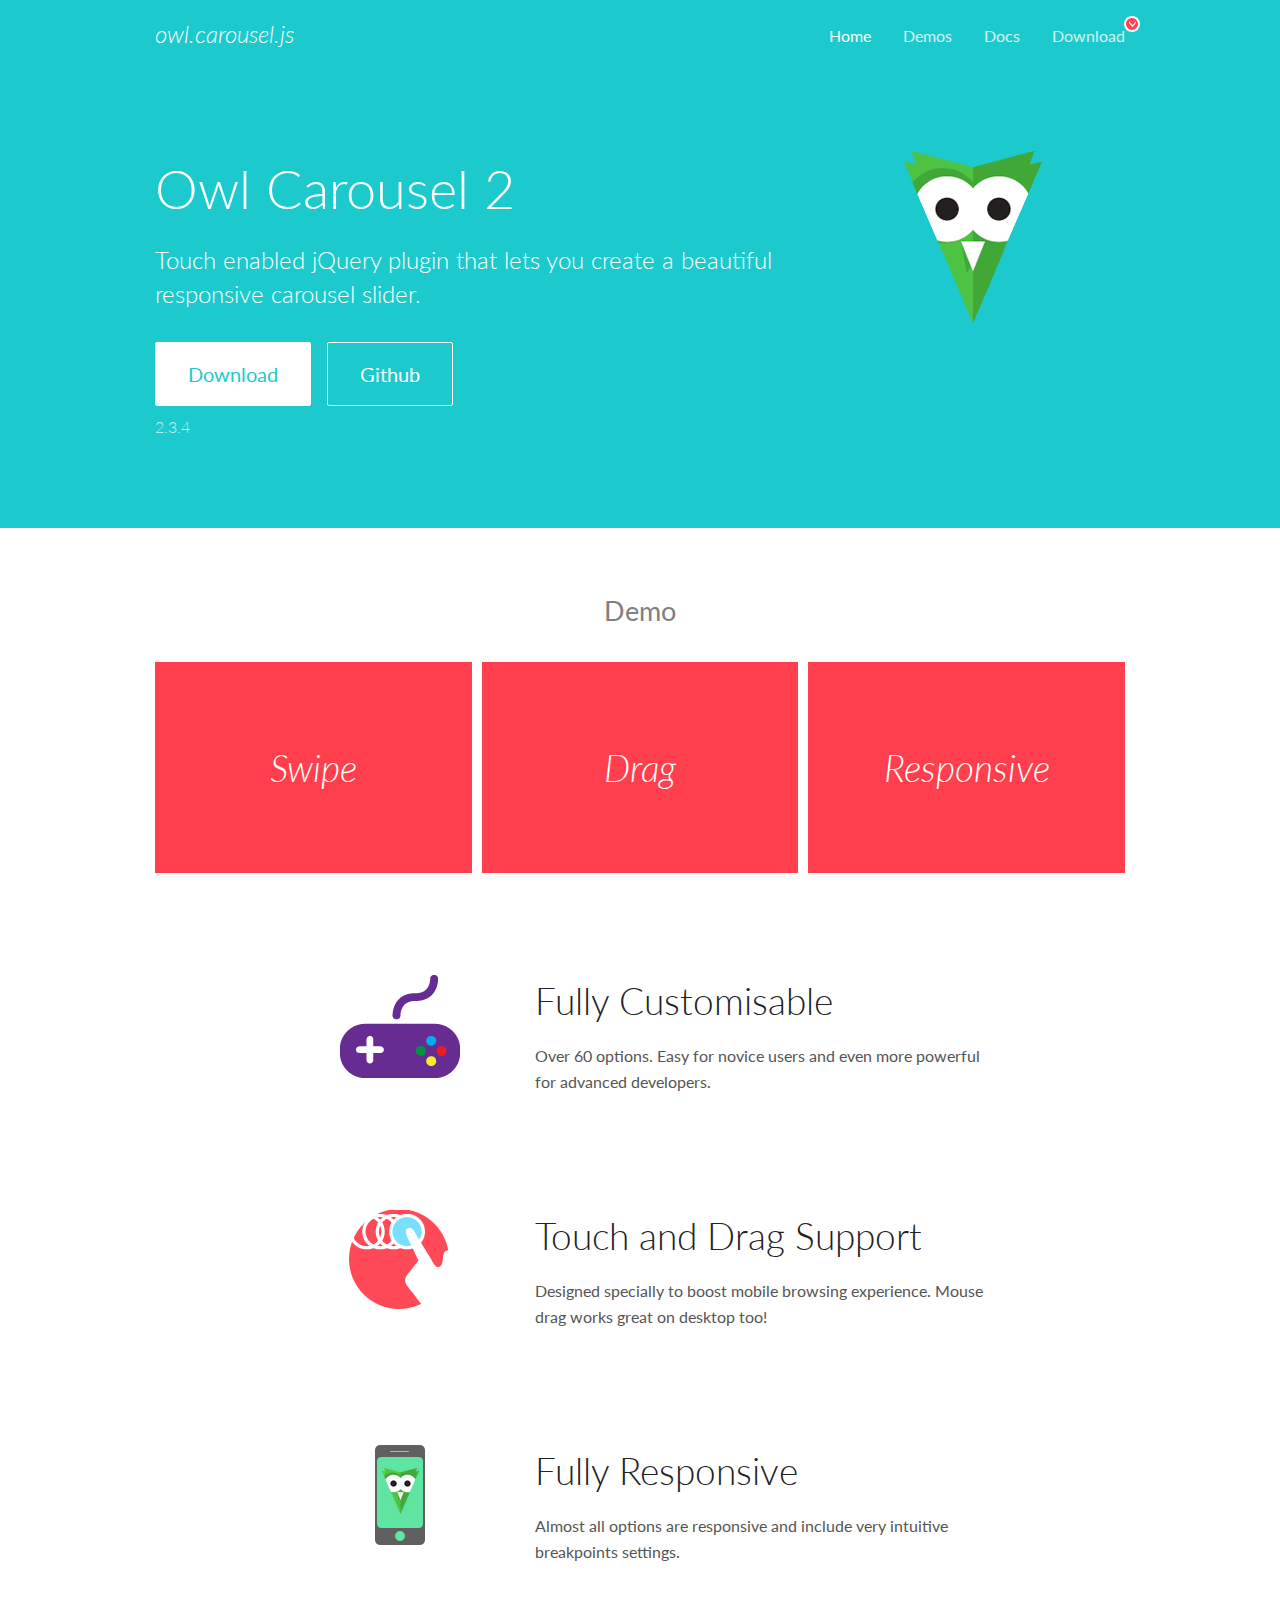
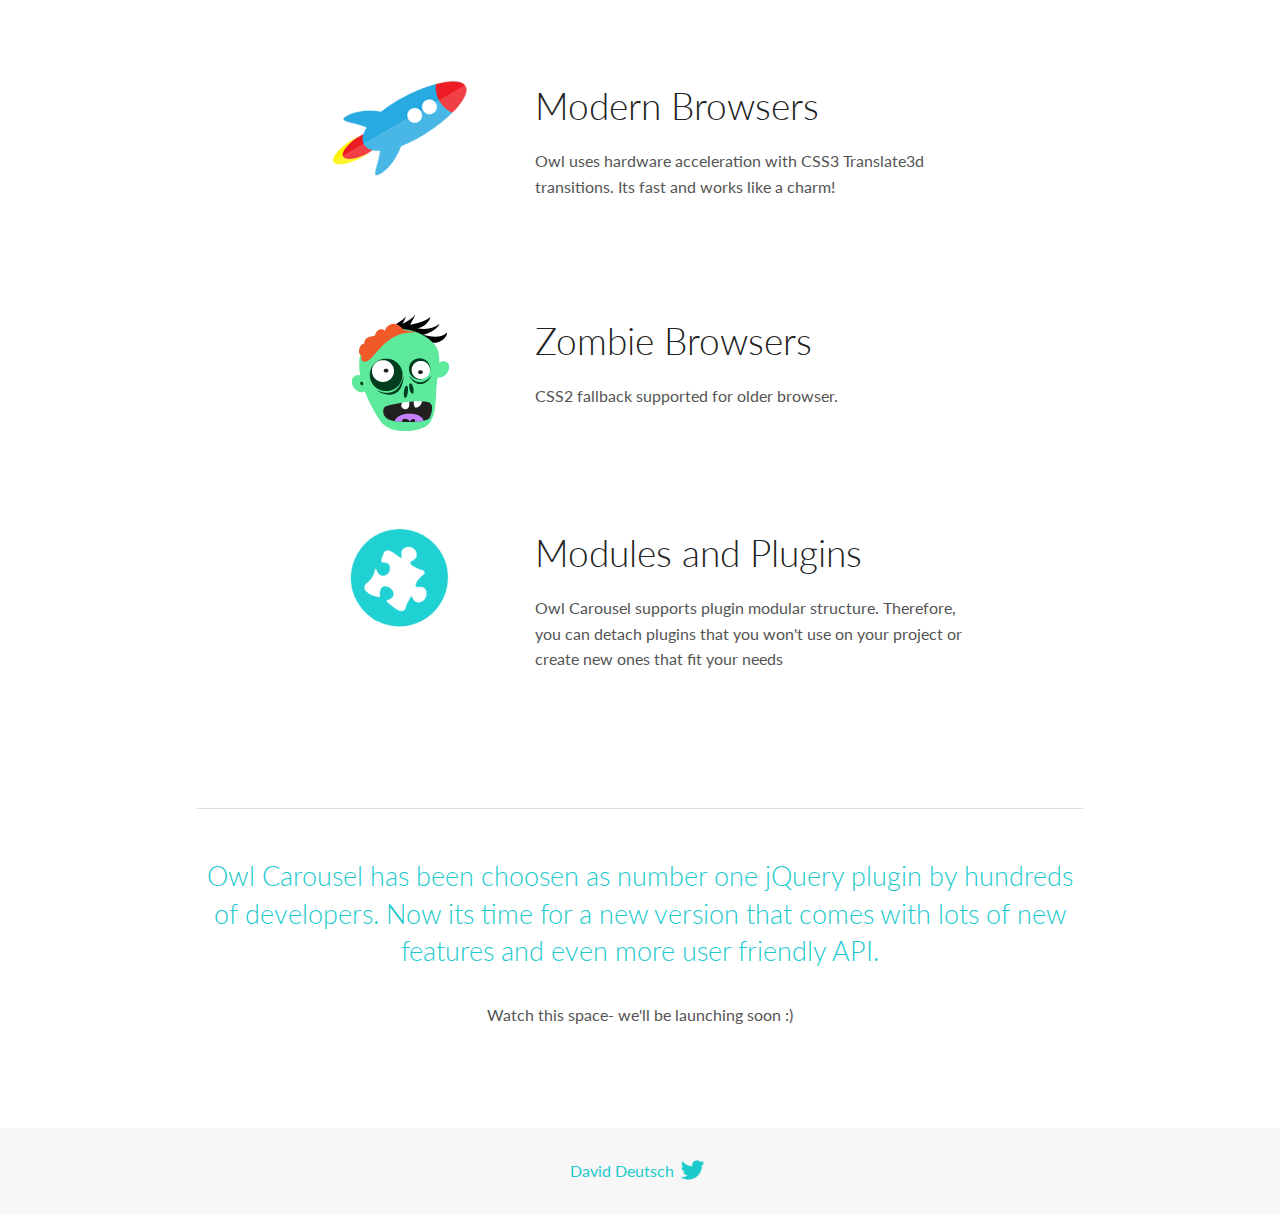
<file: OwlCarousel/docs/index.html>
<!DOCTYPE html>
<html lang="en">
  <head>

    <!-- head -->
    <meta charset="utf-8">
    <meta name="msapplication-tap-highlight" content="no" />
    <meta name="viewport" content="width=device-width, initial-scale=1.0" />
    <meta name="description" content="Touch enabled jQuery plugin that lets you create beautiful responsive carousel slider.">
    <meta name="author" content="David Deutsch">
    <title>
      Home | Owl Carousel | 2.3.4
    </title>

    <!-- Stylesheets -->
    <link href='https://fonts.googleapis.com/css?family=Lato:300,400,700,400italic,300italic' rel='stylesheet' type='text/css'>
    <link rel="stylesheet" href="assets/css/docs.theme.min.css">

    <!-- Owl Stylesheets -->
    <link rel="stylesheet" href="assets/owlcarousel/assets/owl.carousel.min.css">
    <link rel="stylesheet" href="assets/owlcarousel/assets/owl.theme.default.min.css">

    <!-- HTML5 shim and Respond.js IE8 support of HTML5 elements and media queries -->

    <!--[if lt IE 9]>
      <script src="https://oss.maxcdn.com/libs/html5shiv/3.7.0/html5shiv.js"></script>
      <script src="https://oss.maxcdn.com/libs/respond.js/1.3.0/respond.min.js"></script>
    <![endif]-->

    <!-- Favicons -->
    <link rel="apple-touch-icon-precomposed" sizes="144x144" href="assets/ico/apple-touch-icon-144-precomposed.png">
    <link rel="shortcut icon" href="assets/ico/favicon.png">
    <link rel="shortcut icon" href="favicon.ico">

    <!-- Yeah i know js should not be in header. Its required for demos.-->

    <!-- javascript -->
    <script src="assets/vendors/jquery.min.js"></script>
    <script src="assets/owlcarousel/owl.carousel.js"></script>
  </head>
  <body>

    <!-- header -->
    <header class="header">
      <div class="row">
        <div class="large-12 columns">
          <div class="brand left">
            <h3>
              <a href="/OwlCarousel2/">owl.carousel.js</a> 
            </h3>
          </div>
          <a id="toggle-nav" class="right">
            <span></span> <span></span> <span></span> 
          </a> 
          <div class="nav-bar">
            <ul class="clearfix">
              <li class="active">
                <a href="/OwlCarousel2/index.html">Home</a> 
              </li>
              <li> <a href="/OwlCarousel2/demos/demos.html">Demos</a>  </li>
              <li> <a href="/OwlCarousel2/docs/started-welcome.html">Docs</a>  </li>
              <li>
                <a href="https://github.com/OwlCarousel2/OwlCarousel2/archive/2.3.4.zip">Download</a> 
                <span class="download"></span> 
              </li>
            </ul>
          </div>
        </div>
      </div>
    </header>

    <!-- home panel -->
    <section id="hero">
      <div class="row">
        <div class="large-8 medium-8 columns">
          <h1>Owl Carousel 2</h1>
          <h4>Touch enabled jQuery plugin that lets you create a beautiful responsive carousel slider.</h4>
          <a href="https://github.com/OwlCarousel2/OwlCarousel2/archive/2.3.4.zip" class="hero-button">Download</a> 
          <a href="https://github.com/OwlCarousel2/OwlCarousel2" class="hero-button outline">Github</a> 
          <p>2.3.4</p>
        </div>
        <div class="large-4 medium-4 columns">
          <img class="owl-logo" src="assets/img/owl-logo.png" alt="mr. Owl">
        </div>
      </div>
    </section>

    <!-- body -->
    <div class="home-demo">
      <div class="row">
        <div class="large-12 columns">
          <h3>Demo</h3>
          <div class="owl-carousel">
            <div class="item">
              <h2>Swipe</h2>
            </div>
            <div class="item">
              <h2>Drag</h2>
            </div>
            <div class="item">
              <h2>Responsive</h2>
            </div>
            <div class="item">
              <h2>CSS3</h2>
            </div>
            <div class="item">
              <h2>Fast</h2>
            </div>
            <div class="item">
              <h2>Easy</h2>
            </div>
            <div class="item">
              <h2>Free</h2>
            </div>
            <div class="item">
              <h2>Upgradable</h2>
            </div>
            <div class="item">
              <h2>Tons of options</h2>
            </div>
            <div class="item">
              <h2>Infinity</h2>
            </div>
            <div class="item">
              <h2>Auto Width</h2>
            </div>
          </div>
        </div>
      </div>
    </div>
    <script>
      var owl = $('.owl-carousel');
      owl.owlCarousel({
        margin: 10,
        loop: true,
        responsive: {
          0: {
            items: 1
          },
          600: {
            items: 2
          },
          1000: {
            items: 3
          }
        }
      })
    </script>

    <!-- features -->
    <div id="features">
      <div class="row">
        <div class="small-12 medium-9 small-centered columns">
          <section class="row feature">
            <div class="medium-4 small-12 columns">
              <img src="assets/img/feature-options.png" alt="">
            </div>
            <div class="medium-8 small-12 columns">
              <h2>Fully Customisable</h2>
              <p>Over 60 options. Easy for novice users and even more powerful for advanced developers.</p>
            </div>
          </section>
          <section class="row feature">
            <div class="medium-4 small-12 columns">
              <img src="assets/img/feature-drag.png" alt="">
            </div>
            <div class="medium-8 small-12 columns">
              <h2>Touch and Drag Support</h2>
              <p>Designed specially to boost mobile browsing experience. Mouse drag works great on desktop too!</p>
            </div>
          </section>
          <section class="row feature">
            <div class="medium-4 small-12 columns">
              <img src="assets/img/feature-responsive.png" alt="">
            </div>
            <div class="medium-8 small-12 columns">
              <h2>Fully Responsive</h2>
              <p>Almost all options are responsive and include very intuitive breakpoints settings.</p>
            </div>
          </section>
          <section class="row feature">
            <div class="medium-4 small-12 columns">
              <img src="assets/img/feature-modern.png" alt="">
            </div>
            <div class="medium-8 small-12 columns">
              <h2>Modern Browsers</h2>
              <p>Owl uses hardware acceleration with CSS3 Translate3d transitions. Its fast and works like a charm! </p>
            </div>
          </section>
          <section class="row feature">
            <div class="medium-4 small-12 columns">
              <img src="assets/img/feature-zombie.png" alt="">
            </div>
            <div class="medium-8 small-12 columns">
              <h2>Zombie Browsers</h2>
              <p>CSS2 fallback supported for older browser.</p>
            </div>
          </section>
          <section class="row feature">
            <div class="medium-4 small-12 columns">
              <img src="assets/img/feature-module.png" alt="">
            </div>
            <div class="medium-8 small-12 columns">
              <h2>Modules and Plugins</h2>
              <p>Owl Carousel supports plugin modular structure. Therefore, you can detach plugins that you won&#x27;t use on your project or create new ones that fit your needs</p>
            </div>
          </section>
        </div>
      </div>
    </div>

    <!-- footer -->
    <section id="teaser-text">
      <div class="row">
        <div class="small-12 medium-11 small-centered columns">
          <hr>
          <h3 id="owl-carousel-has-been-choosen-as-number-one-jquery-plugin-by-hundreds-of-developers-now-its-time-for-a-new-version-that-comes-with-lots-of-new-features-and-even-more-user-friendly-api-">Owl Carousel has been choosen as number one jQuery plugin by hundreds of developers. Now its time for a new version that comes with lots of new features and even more user friendly API.</h3>
          <p>Watch this space- we&#39;ll be launching soon :)</p>
        </div>
      </div>
    </section>

    <!-- footer -->
    <footer class="footer">
      <div class="row">
        <div class="large-12 columns">
          <h5>
            <a href="/OwlCarousel2/docs/support-contact.html">David Deutsch</a> 
            <a id="custom-tweet-button" href="https://twitter.com/share?url=https://github.com/OwlCarousel2/OwlCarousel2&text=Owl Carousel - This is so awesome! " target="_blank"></a> 
          </h5>
        </div>
      </div>
    </footer>

    <!-- vendors -->
    <script src="assets/vendors/highlight.js"></script>
    <script src="assets/js/app.js"></script>
  </body>
</html>
</file>
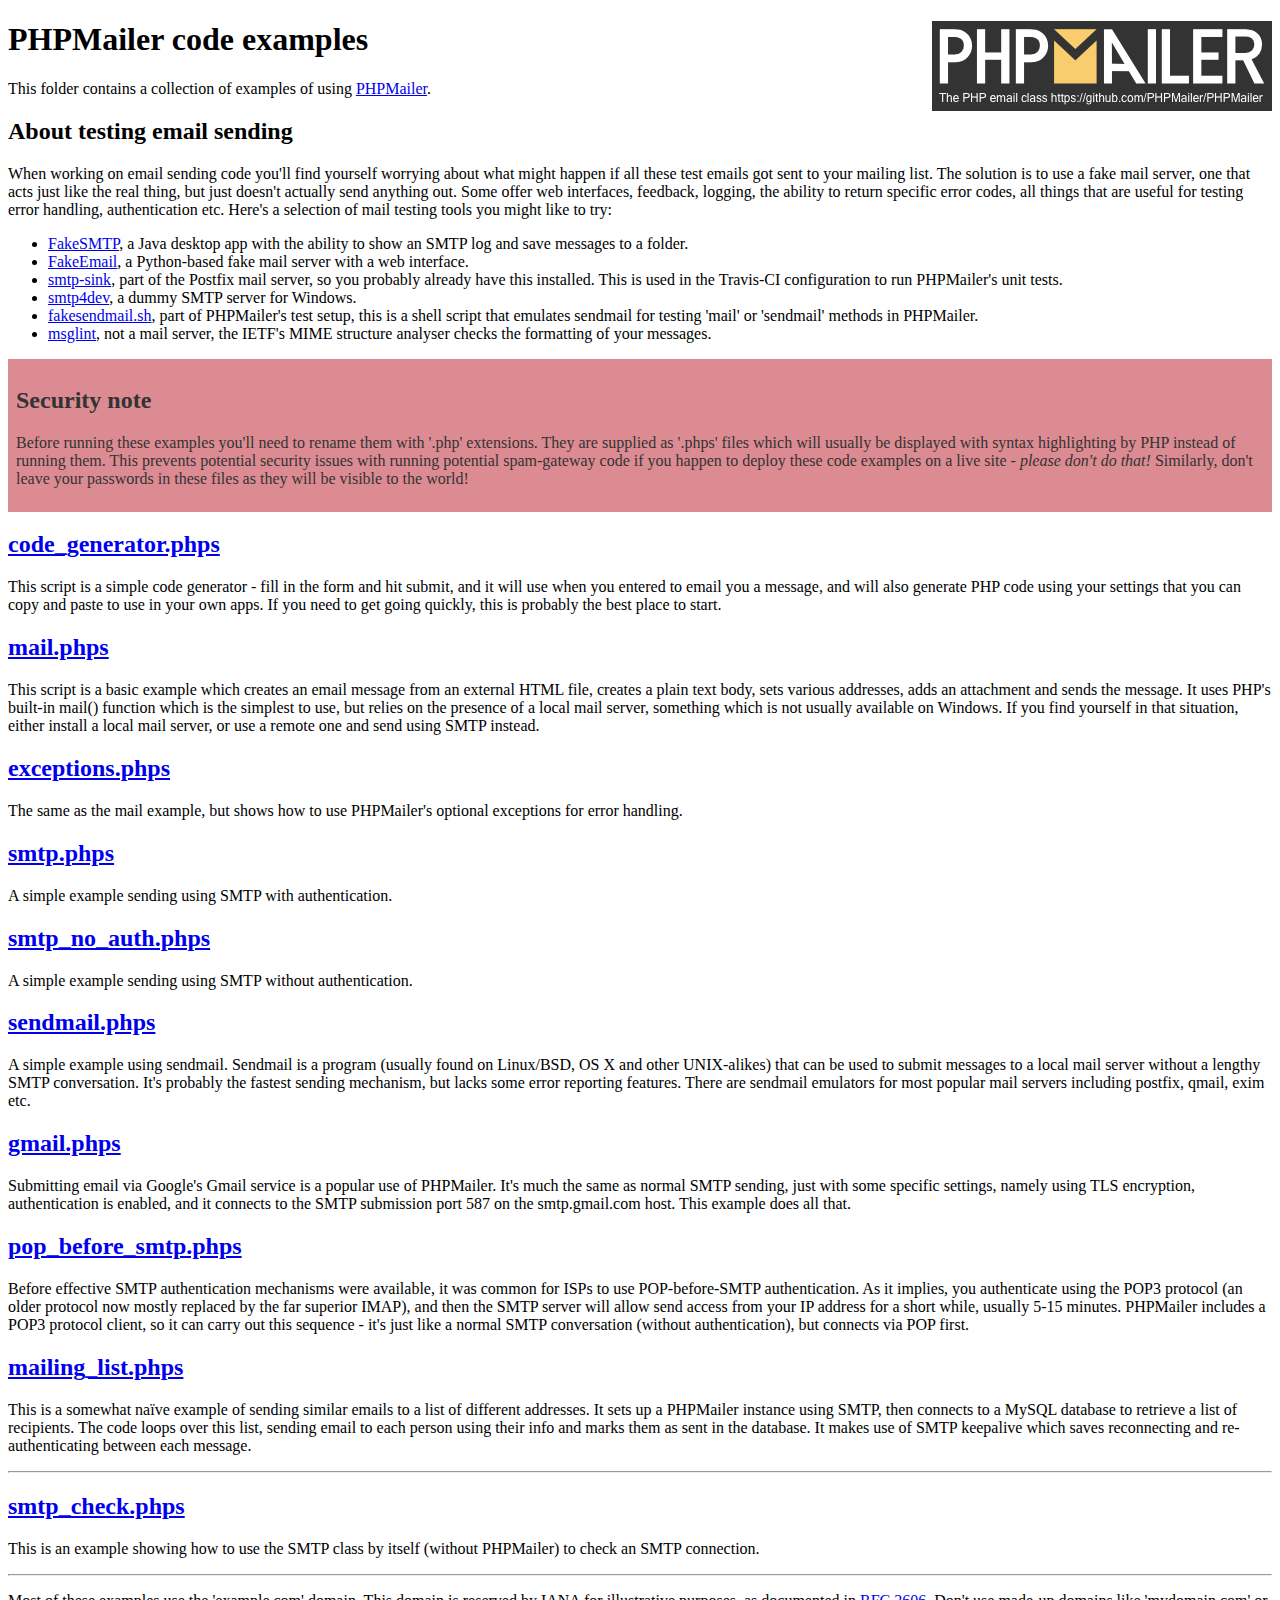
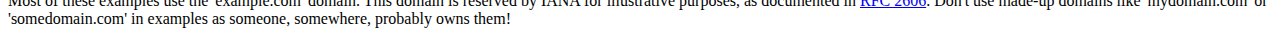
<file: phpmailer/examples/index.html>
<!DOCTYPE html>
<html>
<head>
	<meta charset="UTF-8">
	<title>PHPMailer Examples</title>
</head>
<body>
<h1>PHPMailer code examples<a href="https://github.com/PHPMailer/PHPMailer"><img src="images/phpmailer.png" style="float:right; border:0;" alt="PHPMailer logo"></a></h1>
<p>This folder contains a collection of examples of using <a href="https://github.com/PHPMailer/PHPMailer">PHPMailer</a>.</p>
<h2>About testing email sending</h2>
<p>When working on email sending code you'll find yourself worrying about what might happen if all these test emails got sent to your mailing list. The solution is to use a fake mail server, one that acts just like the real thing, but just doesn't actually send anything out. Some offer web interfaces, feedback, logging, the ability to return specific error codes, all things that are useful for testing error handling, authentication etc. Here's a selection of mail testing tools you might like to try:</p>
<ul>
  <li><a href="https://github.com/Nilhcem/FakeSMTP">FakeSMTP</a>, a Java desktop app with the ability to show an SMTP log and save messages to a folder. </li>
  <li><a href="https://github.com/isotoma/FakeEmail">FakeEmail</a>, a Python-based fake mail server with a web interface.</li>
  <li><a href="http://www.postfix.org/smtp-sink.1.html">smtp-sink</a>, part of the Postfix mail server, so you probably already have this installed. This is used in the Travis-CI configuration to run PHPMailer's unit tests.</li>
  <li><a href="http://smtp4dev.codeplex.com">smtp4dev</a>, a dummy SMTP server for Windows.</li>
  <li><a href="https://github.com/PHPMailer/PHPMailer/blob/master/test/fakesendmail.sh">fakesendmail.sh</a>, part of PHPMailer's test setup, this is a shell script that emulates sendmail for testing 'mail' or 'sendmail' methods in PHPMailer.</li>
  <li><a href="http://tools.ietf.org/tools/msglint/">msglint</a>, not a mail server, the IETF's MIME structure analyser checks the formatting of your messages.</li>
</ul>
<div style="padding: 8px; color: #333333; background-color: #dc8b92">
<h2>Security note</h2>
<p>Before running these examples you'll need to rename them with '.php' extensions. They are supplied as '.phps' files which will usually be displayed with syntax highlighting by PHP instead of running them. This prevents potential security issues with running potential spam-gateway code if you happen to deploy these code examples on a live site - <em>please don't do that!</em> Similarly, don't leave your passwords in these files as they will be visible to the world!</p>
</div>
<h2><a href="code_generator.phps">code_generator.phps</a></h2>
<p>This script is a simple code generator - fill in the form and hit submit, and it will use when you entered to email you a message, and will also generate PHP code using your settings that you can copy and paste to use in your own apps. If you need to get going quickly, this is probably the best place to start.</p>
<h2><a href="mail.phps">mail.phps</a></h2>
<p>This script is a basic example which creates an email message from an external HTML file, creates a plain text body, sets various addresses, adds an attachment and sends the message. It uses PHP's built-in mail() function which is the simplest to use, but relies on the presence of a local mail server, something which is not usually available on Windows. If you find yourself in that situation, either install a local mail server, or use a remote one and send using SMTP instead.</p>
<h2><a href="exceptions.phps">exceptions.phps</a></h2>
<p>The same as the mail example, but shows how to use PHPMailer's optional exceptions for error handling.</p>
<h2><a href="smtp.phps">smtp.phps</a></h2>
<p>A simple example sending using SMTP with authentication.</p>
<h2><a href="smtp_no_auth.phps">smtp_no_auth.phps</a></h2>
<p>A simple example sending using SMTP without authentication.</p>
<h2><a href="sendmail.phps">sendmail.phps</a></h2>
<p>A simple example using sendmail. Sendmail is a program (usually found on Linux/BSD, OS X and other UNIX-alikes) that can be used to submit messages to a local mail server without a lengthy SMTP conversation. It's probably the fastest sending mechanism, but lacks some error reporting features. There are sendmail emulators for most popular mail servers including postfix, qmail, exim etc.</p>
<h2><a href="gmail.phps">gmail.phps</a></h2>
<p>Submitting email via Google's Gmail service is a popular use of PHPMailer. It's much the same as normal SMTP sending, just with some specific settings, namely using TLS encryption, authentication is enabled, and it connects to the SMTP submission port 587 on the smtp.gmail.com host. This example does all that.</p>
<h2><a href="pop_before_smtp.phps">pop_before_smtp.phps</a></h2>
<p>Before effective SMTP authentication mechanisms were available, it was common for ISPs to use POP-before-SMTP authentication. As it implies, you authenticate using the POP3 protocol (an older protocol now mostly replaced by the far superior IMAP), and then the SMTP server will allow send access from your IP address for a short while, usually 5-15 minutes. PHPMailer includes a POP3 protocol client, so it can carry out this sequence - it's just like a normal SMTP conversation (without authentication), but connects via POP first.</p>
<h2><a href="mailing_list.phps">mailing_list.phps</a></h2>
<p>This is a somewhat naïve example of sending similar emails to a list of different addresses. It sets up a PHPMailer instance using SMTP, then connects to a MySQL database to retrieve a list of recipients. The code loops over this list, sending email to each person using their info and marks them as sent in the database. It makes use of SMTP keepalive which saves reconnecting and re-authenticating between each message.</p>
<hr>
<h2><a href="smtp_check.phps">smtp_check.phps</a></h2>
<p>This is an example showing how to use the SMTP class by itself (without PHPMailer) to check an SMTP connection.</p>
<hr>
<p>Most of these examples use the 'example.com' domain. This domain is reserved by IANA for illustrative purposes, as documented in <a href="http://tools.ietf.org/html/rfc2606">RFC 2606</a>. Don't use made-up domains like 'mydomain.com' or 'somedomain.com' in examples as someone, somewhere, probably owns them!</p>
</body>
</html>
</file>
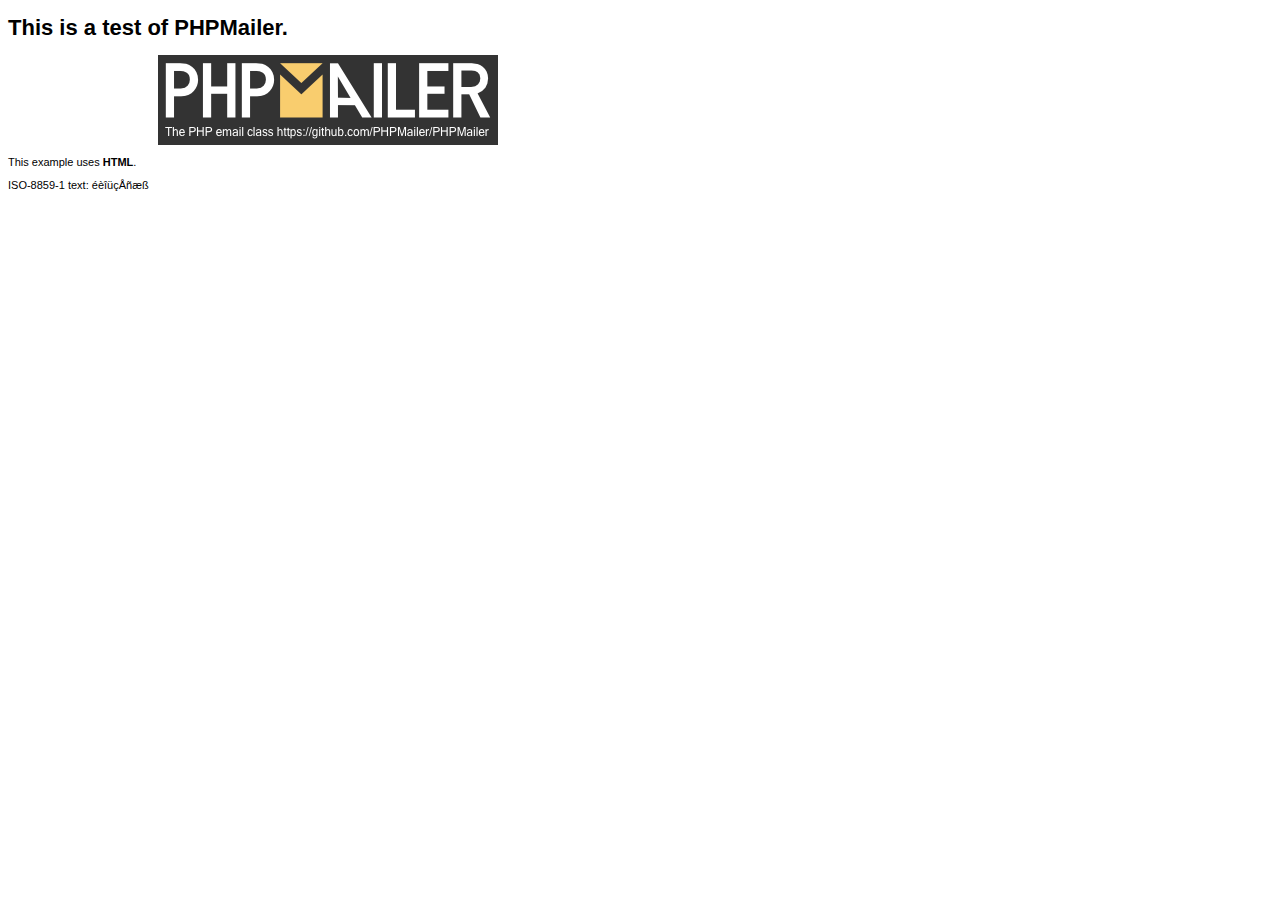
<file: phpmailer/examples/contents.html>
<!DOCTYPE HTML PUBLIC "-//W3C//DTD HTML 4.01 Transitional//EN" "http://www.w3.org/TR/html4/loose.dtd">
<html>
<head>
  <meta http-equiv="Content-Type" content="text/html; charset=iso-8859-1">
  <title>PHPMailer Test</title>
</head>
<body>
<div style="width: 640px; font-family: Arial, Helvetica, sans-serif; font-size: 11px;">
  <h1>This is a test of PHPMailer.</h1>
  <div align="center">
    <a href="https://github.com/PHPMailer/PHPMailer/"><img src="images/phpmailer.png" height="90" width="340" alt="PHPMailer rocks"></a>
  </div>
  <p>This example uses <strong>HTML</strong>.</p>
  <p>ISO-8859-1 text: ���������</p>
</div>
</body>
</html>
</file>
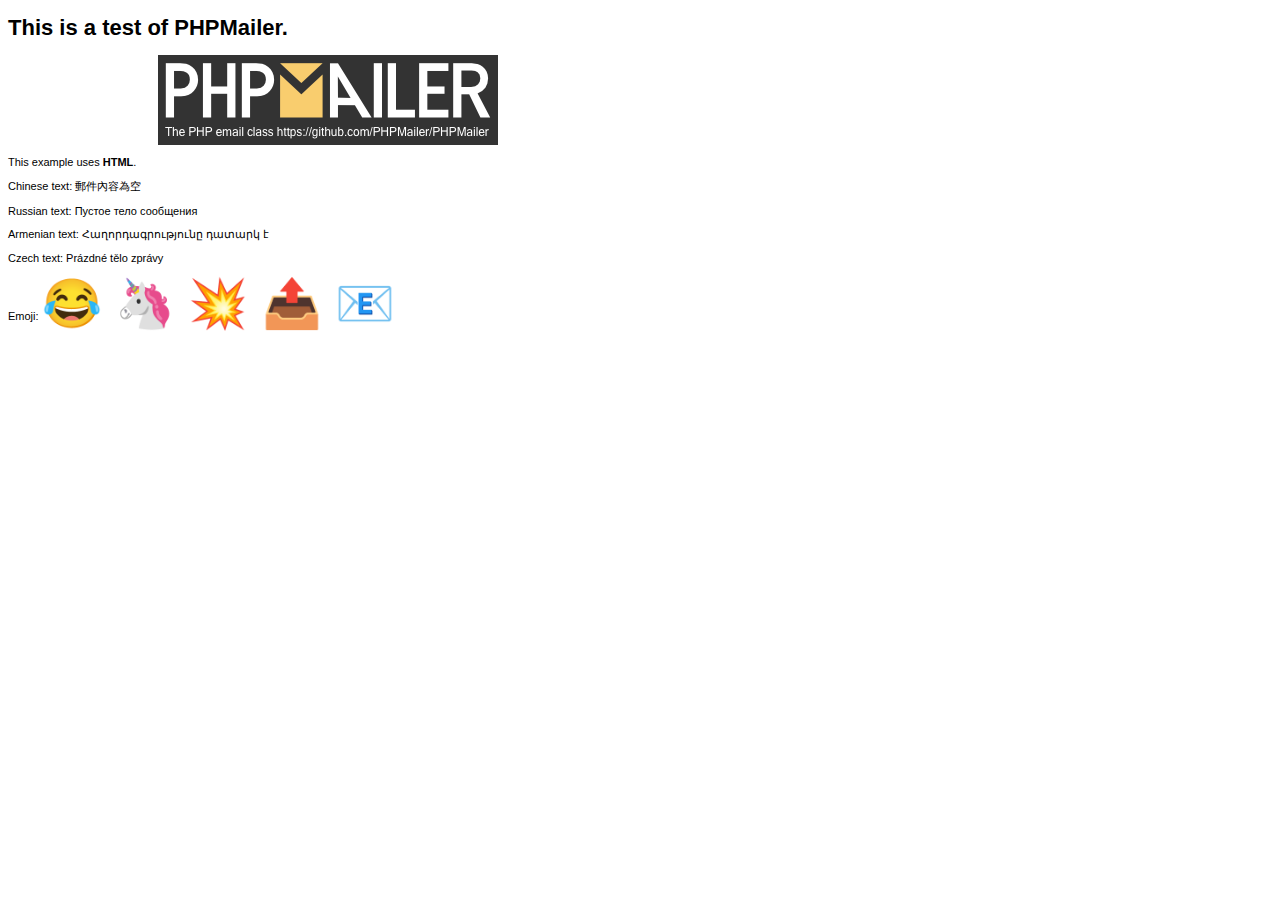
<file: phpmailer/examples/contentsutf8.html>
<!DOCTYPE HTML PUBLIC "-//W3C//DTD HTML 4.01 Transitional//EN" "http://www.w3.org/TR/html4/loose.dtd">
<html>
<head>
  <meta http-equiv="Content-Type" content="text/html; charset=utf-8">
  <title>PHPMailer Test</title>
</head>
<body>
<div style="width: 640px; font-family: Arial, Helvetica, sans-serif; font-size: 11px;">
  <h1>This is a test of PHPMailer.</h1>
  <div align="center">
    <a href="https://github.com/PHPMailer/PHPMailer/"><img src="images/phpmailer.png" height="90" width="340" alt="PHPMailer rocks"></a>
  </div>
  <p>This example uses <strong>HTML</strong>.</p>
  <p>Chinese text: 郵件內容為空</p>
  <p>Russian text: Пустое тело сообщения</p>
  <p>Armenian text: Հաղորդագրությունը դատարկ է</p>
  <p>Czech text: Prázdné tělo zprávy</p>
  <p>Emoji: <span style="font-size: 48px">😂 🦄 💥 📤 📧</span></p>
</div>
</body>
</html>
</file>
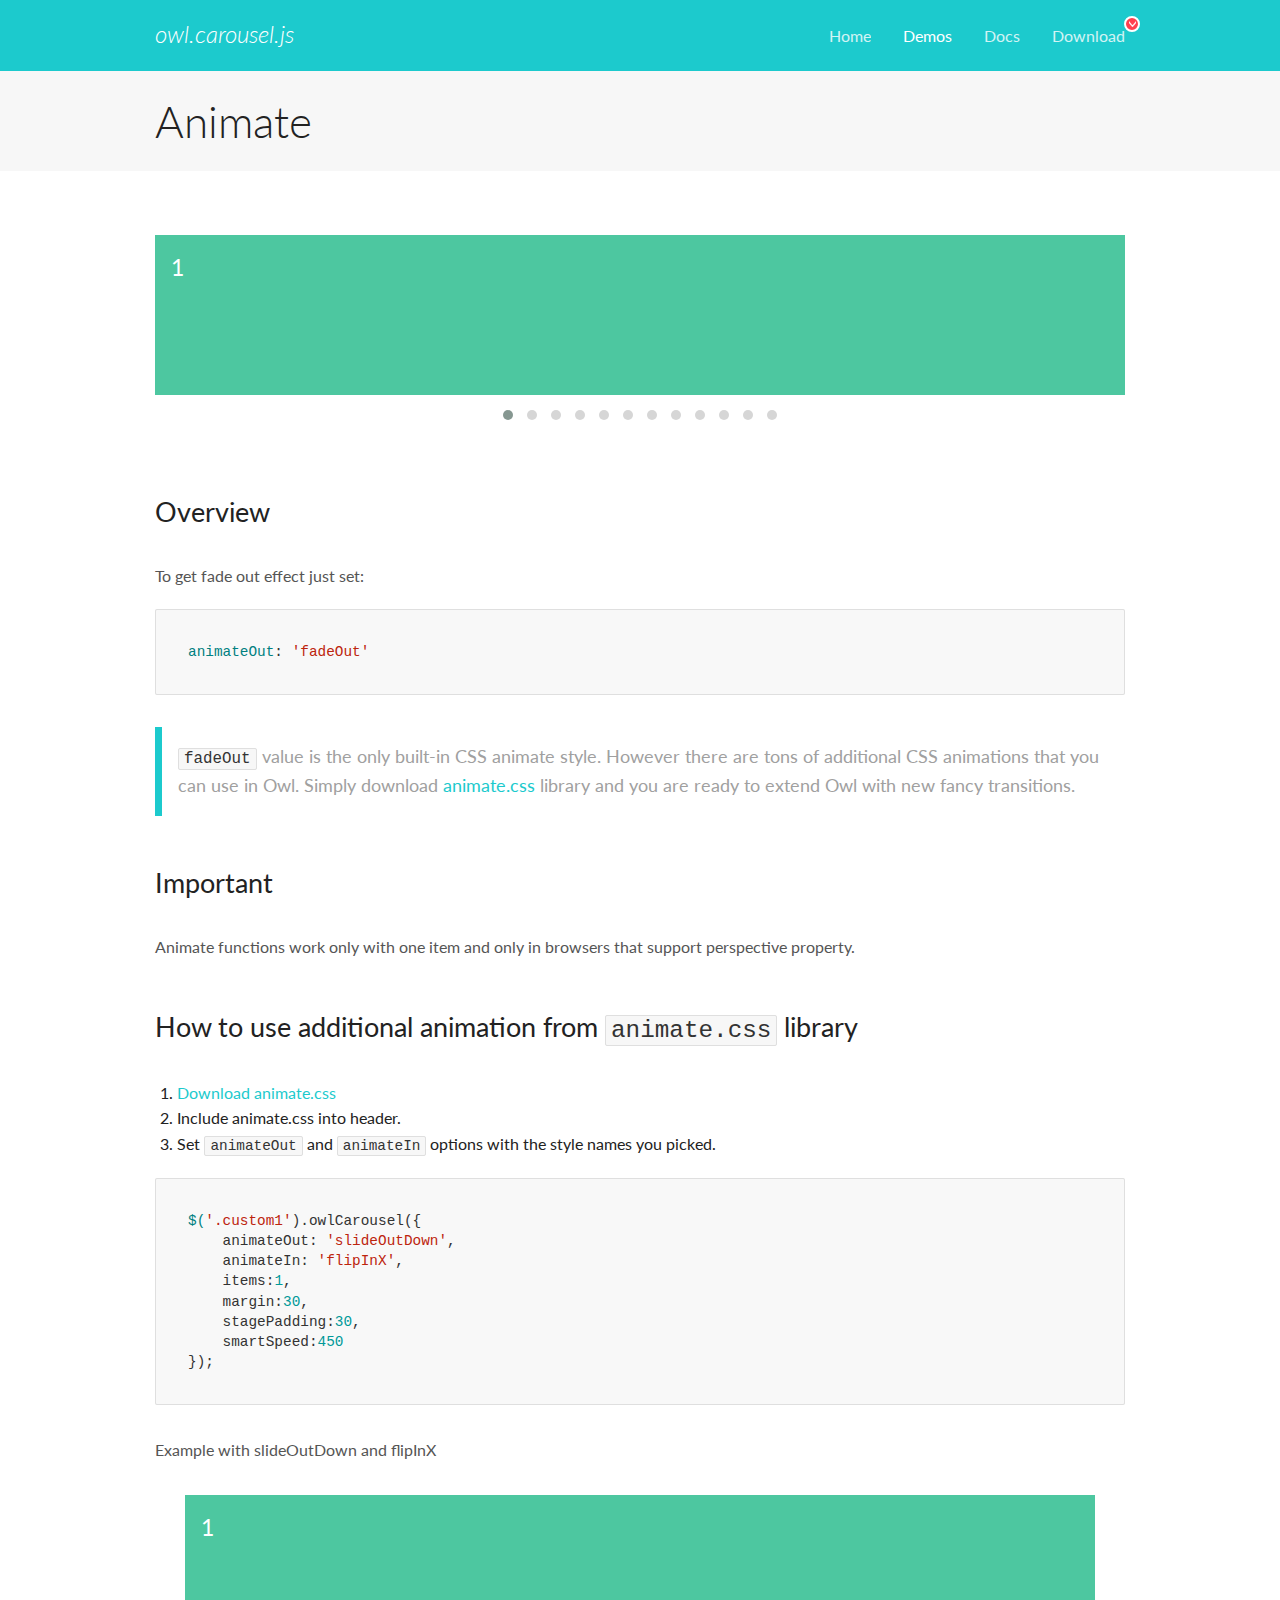
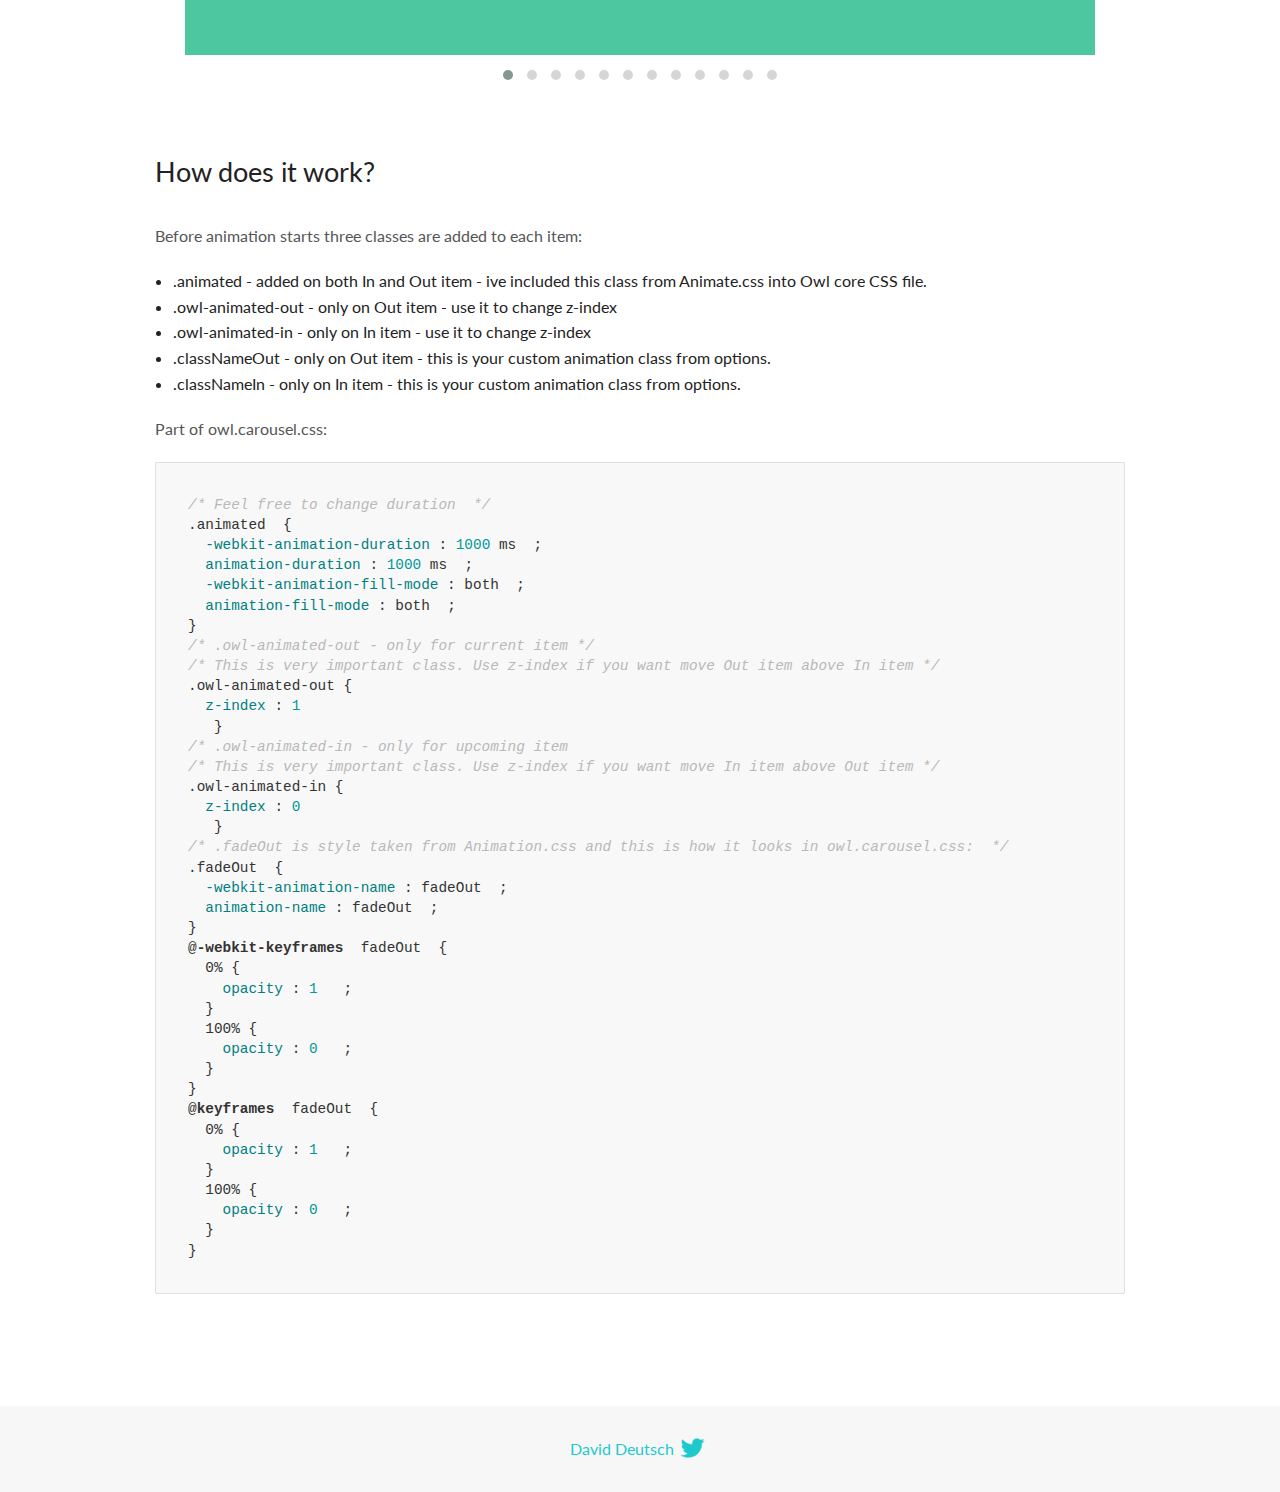
<file: OwlCarousel/docs/demos/animate.html>
<!DOCTYPE html>
<html lang="en">
  <head>

    <!-- head -->
    <meta charset="utf-8">
    <meta name="msapplication-tap-highlight" content="no" />
    <meta name="viewport" content="width=device-width, initial-scale=1.0" />
    <meta name="description" content="Animate carousel">
    <meta name="author" content="David Deutsch">
    <title>
      Animate Demo | Owl Carousel | 2.3.4
    </title>

    <!-- Stylesheets -->
    <link href='https://fonts.googleapis.com/css?family=Lato:300,400,700,400italic,300italic' rel='stylesheet' type='text/css'>
    <link rel="stylesheet" href="../assets/css/docs.theme.min.css">

    <!-- Owl Stylesheets -->
    <link rel="stylesheet" href="../assets/owlcarousel/assets/owl.carousel.min.css">
    <link rel="stylesheet" href="../assets/owlcarousel/assets/owl.theme.default.min.css">

    <!-- HTML5 shim and Respond.js IE8 support of HTML5 elements and media queries -->

    <!--[if lt IE 9]>
      <script src="https://oss.maxcdn.com/libs/html5shiv/3.7.0/html5shiv.js"></script>
      <script src="https://oss.maxcdn.com/libs/respond.js/1.3.0/respond.min.js"></script>
    <![endif]-->

    <!-- Favicons -->
    <link rel="apple-touch-icon-precomposed" sizes="144x144" href="../assets/ico/apple-touch-icon-144-precomposed.png">
    <link rel="shortcut icon" href="../assets/ico/favicon.png">
    <link rel="shortcut icon" href="favicon.ico">

    <!-- Yeah i know js should not be in header. Its required for demos.-->

    <!-- javascript -->
    <script src="../assets/vendors/jquery.min.js"></script>
    <script src="../assets/owlcarousel/owl.carousel.js"></script>
  </head>
  <body>

    <!-- header -->
    <header class="header">
      <div class="row">
        <div class="large-12 columns">
          <div class="brand left">
            <h3>
              <a href="/OwlCarousel2/">owl.carousel.js</a> 
            </h3>
          </div>
          <a id="toggle-nav" class="right">
            <span></span> <span></span> <span></span> 
          </a> 
          <div class="nav-bar">
            <ul class="clearfix">
              <li> <a href="/OwlCarousel2/index.html">Home</a>  </li>
              <li class="active">
                <a href="/OwlCarousel2/demos/demos.html">Demos</a> 
              </li>
              <li> <a href="/OwlCarousel2/docs/started-welcome.html">Docs</a>  </li>
              <li>
                <a href="https://github.com/OwlCarousel2/OwlCarousel2/archive/2.3.4.zip">Download</a> 
                <span class="download"></span> 
              </li>
            </ul>
          </div>
        </div>
      </div>
    </header>

    <!-- title -->
    <section class="title">
      <div class="row">
        <div class="large-12 columns">
          <h1>Animate</h1>
        </div>
      </div>
    </section>

    <!--  Demos -->
    <section id="demos">
      <div class="row">
        <div class="large-12 columns">
          <div class="fadeOut owl-carousel owl-theme">
            <div class="item">
              <h4>1</h4>
            </div>
            <div class="item">
              <h4>2</h4>
            </div>
            <div class="item">
              <h4>3</h4>
            </div>
            <div class="item">
              <h4>4</h4>
            </div>
            <div class="item">
              <h4>5</h4>
            </div>
            <div class="item">
              <h4>6</h4>
            </div>
            <div class="item">
              <h4>7</h4>
            </div>
            <div class="item">
              <h4>8</h4>
            </div>
            <div class="item">
              <h4>9</h4>
            </div>
            <div class="item">
              <h4>10</h4>
            </div>
            <div class="item">
              <h4>11</h4>
            </div>
            <div class="item">
              <h4>12</h4>
            </div>
          </div>
          <h3 id="overview">Overview</h3>
          <p>To get fade out effect just set:</p>
          <pre><code>animateOut: &#39;fadeOut&#39;</code></pre>
          <blockquote>
            <p><code>fadeOut</code> value is the only built-in CSS animate style. However there are tons of additional CSS animations that you can use in Owl. Simply download
              <a href="https://daneden.github.io/animate.css/">animate.css</a>  library and you are ready to extend Owl with new fancy transitions.</p>
          </blockquote>
          <h3 id="important">Important</h3>
          <p>Animate functions work only with one item and only in browsers that support perspective property.</p>
          <h3 id="how-to-use-additional-animation-from-animate-css-library">How to use additional animation from <code>animate.css</code> library</h3>
          <ol>
            <li> <a href="https://daneden.github.io/animate.css/">Download animate.css</a>  </li>
            <li>Include animate.css into header.</li>
            <li>Set <code>animateOut</code> and <code>animateIn</code> options with the style names you picked.</li>
          </ol>
          <pre><code>$(&#39;.custom1&#39;).owlCarousel({
    animateOut: &#39;slideOutDown&#39;,
    animateIn: &#39;flipInX&#39;,
    items:1,
    margin:30,
    stagePadding:30,
    smartSpeed:450
});</code></pre>
          <p>Example with slideOutDown and flipInX</p>
          <div class="custom1 owl-carousel owl-theme">
            <div class="item">
              <h4>1</h4>
            </div>
            <div class="item">
              <h4>2</h4>
            </div>
            <div class="item">
              <h4>3</h4>
            </div>
            <div class="item">
              <h4>4</h4>
            </div>
            <div class="item">
              <h4>5</h4>
            </div>
            <div class="item">
              <h4>6</h4>
            </div>
            <div class="item">
              <h4>7</h4>
            </div>
            <div class="item">
              <h4>8</h4>
            </div>
            <div class="item">
              <h4>9</h4>
            </div>
            <div class="item">
              <h4>10</h4>
            </div>
            <div class="item">
              <h4>11</h4>
            </div>
            <div class="item">
              <h4>12</h4>
            </div>
          </div>
          <h3 id="how-does-it-work-">How does it work?</h3>
          <p>Before animation starts three classes are added to each item:</p>
          <ul>
            <li>.animated - added on both In and Out item - ive included this class from Animate.css into Owl core CSS file.</li>
            <li>.owl-animated-out - only on Out item - use it to change z-index</li>
            <li>.owl-animated-in - only on In item - use it to change z-index</li>
            <li>.classNameOut - only on Out item - this is your custom animation class from options.</li>
            <li>.classNameIn - only on In item - this is your custom animation class from options.</li>
          </ul>
          <p>Part of owl.carousel.css:</p>
          <pre><code class="language-css"><span class="comment">/* Feel free to change duration  */</span> 
<span class="class">.animated</span>  <span class="rules">{
  <span class="rule"><span class="attribute">-webkit-animation-duration</span> :<span class="value"> <span class="number">1000</span> ms</span> </span> ;
  <span class="rule"><span class="attribute">animation-duration</span> :<span class="value"> <span class="number">1000</span> ms</span> </span> ;
  <span class="rule"><span class="attribute">-webkit-animation-fill-mode</span> :<span class="value"> both</span> </span> ;
  <span class="rule"><span class="attribute">animation-fill-mode</span> :<span class="value"> both</span> </span> ;
<span class="rule">}</span> </span> 
<span class="comment">/* .owl-animated-out - only for current item */</span> 
<span class="comment">/* This is very important class. Use z-index if you want move Out item above In item */</span> 
<span class="class">.owl-animated-out</span> <span class="rules">{
  <span class="rule"><span class="attribute">z-index</span> :<span class="value"> <span class="number">1</span> 
</span> </span> </span> }
<span class="comment">/* .owl-animated-in - only for upcoming item
/* This is very important class. Use z-index if you want move In item above Out item */</span> 
<span class="class">.owl-animated-in</span> <span class="rules">{
  <span class="rule"><span class="attribute">z-index</span> :<span class="value"> <span class="number">0</span> 
</span> </span> </span> }
<span class="comment">/* .fadeOut is style taken from Animation.css and this is how it looks in owl.carousel.css:  */</span> 
<span class="class">.fadeOut</span>  <span class="rules">{
  <span class="rule"><span class="attribute">-webkit-animation-name</span> :<span class="value"> fadeOut</span> </span> ;
  <span class="rule"><span class="attribute">animation-name</span> :<span class="value"> fadeOut</span> </span> ;
<span class="rule">}</span> </span> 
<span class="at_rule">@<span class="keyword">-webkit-keyframes</span>  fadeOut </span> {
  0% <span class="rules">{
    <span class="rule"><span class="attribute">opacity</span> :<span class="value"> <span class="number">1</span> </span> </span> ;
  <span class="rule">}</span> </span> 
  100% <span class="rules">{
    <span class="rule"><span class="attribute">opacity</span> :<span class="value"> <span class="number">0</span> </span> </span> ;
  <span class="rule">}</span> </span> 
}
<span class="at_rule">@<span class="keyword">keyframes</span>  fadeOut </span> {
  0% <span class="rules">{
    <span class="rule"><span class="attribute">opacity</span> :<span class="value"> <span class="number">1</span> </span> </span> ;
  <span class="rule">}</span> </span> 
  100% <span class="rules">{
    <span class="rule"><span class="attribute">opacity</span> :<span class="value"> <span class="number">0</span> </span> </span> ;
  <span class="rule">}</span> </span> 
}</code></pre>
          <link rel="stylesheet" href="../assets/css/animate.css">
          <script>
            jQuery(document).ready(function($) {
              $('.fadeOut').owlCarousel({
                items: 1,
                animateOut: 'fadeOut',
                loop: true,
                margin: 10,
              });
              $('.custom1').owlCarousel({
                animateOut: 'slideOutDown',
                animateIn: 'flipInX',
                items: 1,
                margin: 30,
                stagePadding: 30,
                smartSpeed: 450
              });
            });
          </script>
        </div>
      </div>
    </section>

    <!-- footer -->
    <footer class="footer">
      <div class="row">
        <div class="large-12 columns">
          <h5>
            <a href="/OwlCarousel2/docs/support-contact.html">David Deutsch</a> 
            <a id="custom-tweet-button" href="https://twitter.com/share?url=https://github.com/OwlCarousel2/OwlCarousel2&text=Owl Carousel - This is so awesome! " target="_blank"></a> 
          </h5>
        </div>
      </div>
    </footer>

    <!-- vendors -->
    <script src="../assets/vendors/highlight.js"></script>
    <script src="../assets/js/app.js"></script>
  </body>
</html>
</file>
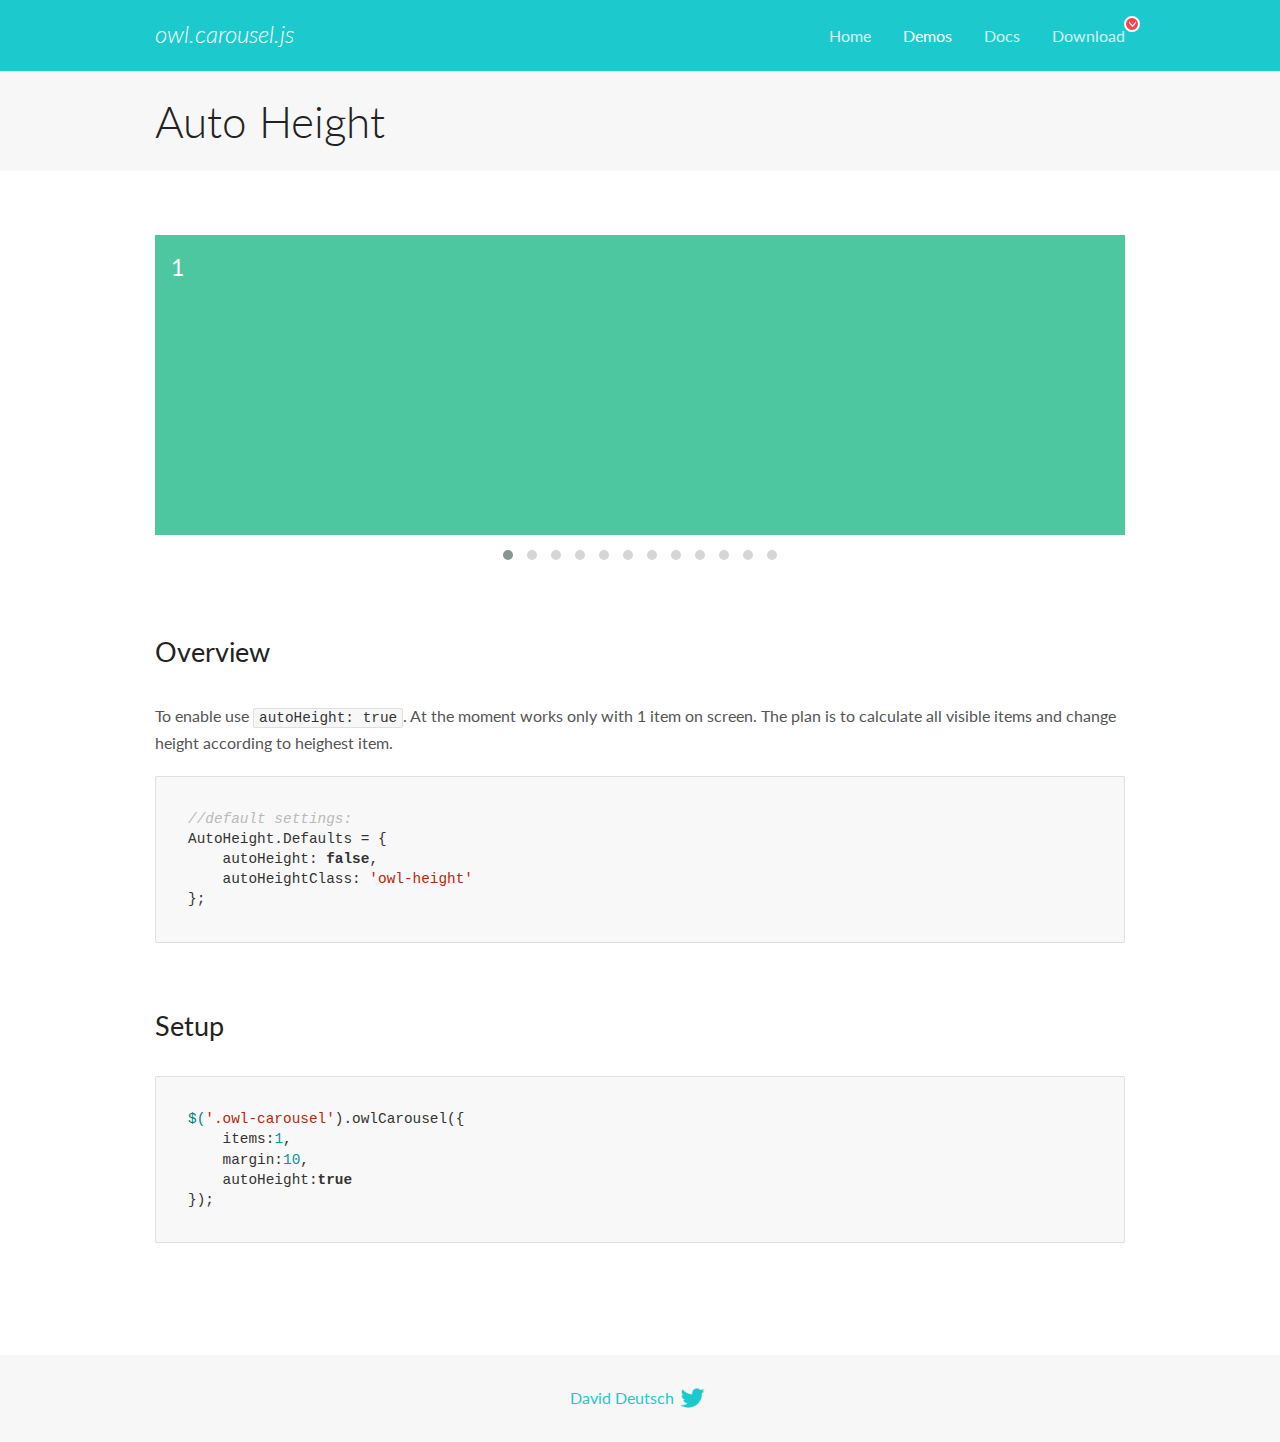
<file: OwlCarousel/docs/demos/autoheight.html>
<!DOCTYPE html>
<html lang="en">
  <head>

    <!-- head -->
    <meta charset="utf-8">
    <meta name="msapplication-tap-highlight" content="no" />
    <meta name="viewport" content="width=device-width, initial-scale=1.0" />
    <meta name="description" content="autoHeight usage demo">
    <meta name="author" content="David Deutsch">
    <title>
      Auto Height Demo | Owl Carousel | 2.3.4
    </title>

    <!-- Stylesheets -->
    <link href='https://fonts.googleapis.com/css?family=Lato:300,400,700,400italic,300italic' rel='stylesheet' type='text/css'>
    <link rel="stylesheet" href="../assets/css/docs.theme.min.css">

    <!-- Owl Stylesheets -->
    <link rel="stylesheet" href="../assets/owlcarousel/assets/owl.carousel.min.css">
    <link rel="stylesheet" href="../assets/owlcarousel/assets/owl.theme.default.min.css">

    <!-- HTML5 shim and Respond.js IE8 support of HTML5 elements and media queries -->

    <!--[if lt IE 9]>
      <script src="https://oss.maxcdn.com/libs/html5shiv/3.7.0/html5shiv.js"></script>
      <script src="https://oss.maxcdn.com/libs/respond.js/1.3.0/respond.min.js"></script>
    <![endif]-->

    <!-- Favicons -->
    <link rel="apple-touch-icon-precomposed" sizes="144x144" href="../assets/ico/apple-touch-icon-144-precomposed.png">
    <link rel="shortcut icon" href="../assets/ico/favicon.png">
    <link rel="shortcut icon" href="favicon.ico">

    <!-- Yeah i know js should not be in header. Its required for demos.-->

    <!-- javascript -->
    <script src="../assets/vendors/jquery.min.js"></script>
    <script src="../assets/owlcarousel/owl.carousel.js"></script>
  </head>
  <body>

    <!-- header -->
    <header class="header">
      <div class="row">
        <div class="large-12 columns">
          <div class="brand left">
            <h3>
              <a href="/OwlCarousel2/">owl.carousel.js</a> 
            </h3>
          </div>
          <a id="toggle-nav" class="right">
            <span></span> <span></span> <span></span> 
          </a> 
          <div class="nav-bar">
            <ul class="clearfix">
              <li> <a href="/OwlCarousel2/index.html">Home</a>  </li>
              <li class="active">
                <a href="/OwlCarousel2/demos/demos.html">Demos</a> 
              </li>
              <li> <a href="/OwlCarousel2/docs/started-welcome.html">Docs</a>  </li>
              <li>
                <a href="https://github.com/OwlCarousel2/OwlCarousel2/archive/2.3.4.zip">Download</a> 
                <span class="download"></span> 
              </li>
            </ul>
          </div>
        </div>
      </div>
    </header>

    <!-- title -->
    <section class="title">
      <div class="row">
        <div class="large-12 columns">
          <h1>Auto Height</h1>
        </div>
      </div>
    </section>

    <!--  Demos -->
    <section id="demos">
      <div class="row">
        <div class="large-12 columns">
          <div class="owl-carousel owl-theme">
            <div class="item" style="height:300px">
              <h4>1</h4>
            </div>
            <div class="item" style="height:100px">
              <h4>2</h4>
            </div>
            <div class="item" style="height:500px">
              <h4>3</h4>
            </div>
            <div class="item" style="height:250px">
              <h4>4</h4>
            </div>
            <div class="item" style="height:400px">
              <h4>5</h4>
            </div>
            <div class="item" style="height:500px">
              <h4>6</h4>
            </div>
            <div class="item" style="height:600px">
              <h4>7</h4>
            </div>
            <div class="item" style="height:400px">
              <h4>8</h4>
            </div>
            <div class="item" style="height:300px">
              <h4>9</h4>
            </div>
            <div class="item" style="height:350px">
              <h4>10</h4>
            </div>
            <div class="item" style="height:200px">
              <h4>11</h4>
            </div>
            <div class="item" style="height:150px">
              <h4>12</h4>
            </div>
          </div>
          <h3 id="overview">Overview</h3>
          <p>To enable use <code>autoHeight: true</code>. At the moment works only with 1 item on screen. The plan is to calculate all visible items and change height according to heighest item.</p>
          <pre><code>//default settings:
AutoHeight.Defaults = {
    autoHeight: false,
    autoHeightClass: &#39;owl-height&#39;
};</code></pre>
          <h3 id="setup">Setup</h3>
          <pre><code>$(&#39;.owl-carousel&#39;).owlCarousel({
    items:1,
    margin:10,
    autoHeight:true
});</code></pre>
          <script>
            $(document).ready(function() {
              $('.owl-carousel').owlCarousel({
                items: 1,
                margin: 10,
                autoHeight: true
              });
            })
          </script>
        </div>
      </div>
    </section>

    <!-- footer -->
    <footer class="footer">
      <div class="row">
        <div class="large-12 columns">
          <h5>
            <a href="/OwlCarousel2/docs/support-contact.html">David Deutsch</a> 
            <a id="custom-tweet-button" href="https://twitter.com/share?url=https://github.com/OwlCarousel2/OwlCarousel2&text=Owl Carousel - This is so awesome! " target="_blank"></a> 
          </h5>
        </div>
      </div>
    </footer>

    <!-- vendors -->
    <script src="../assets/vendors/highlight.js"></script>
    <script src="../assets/js/app.js"></script>
  </body>
</html>
</file>
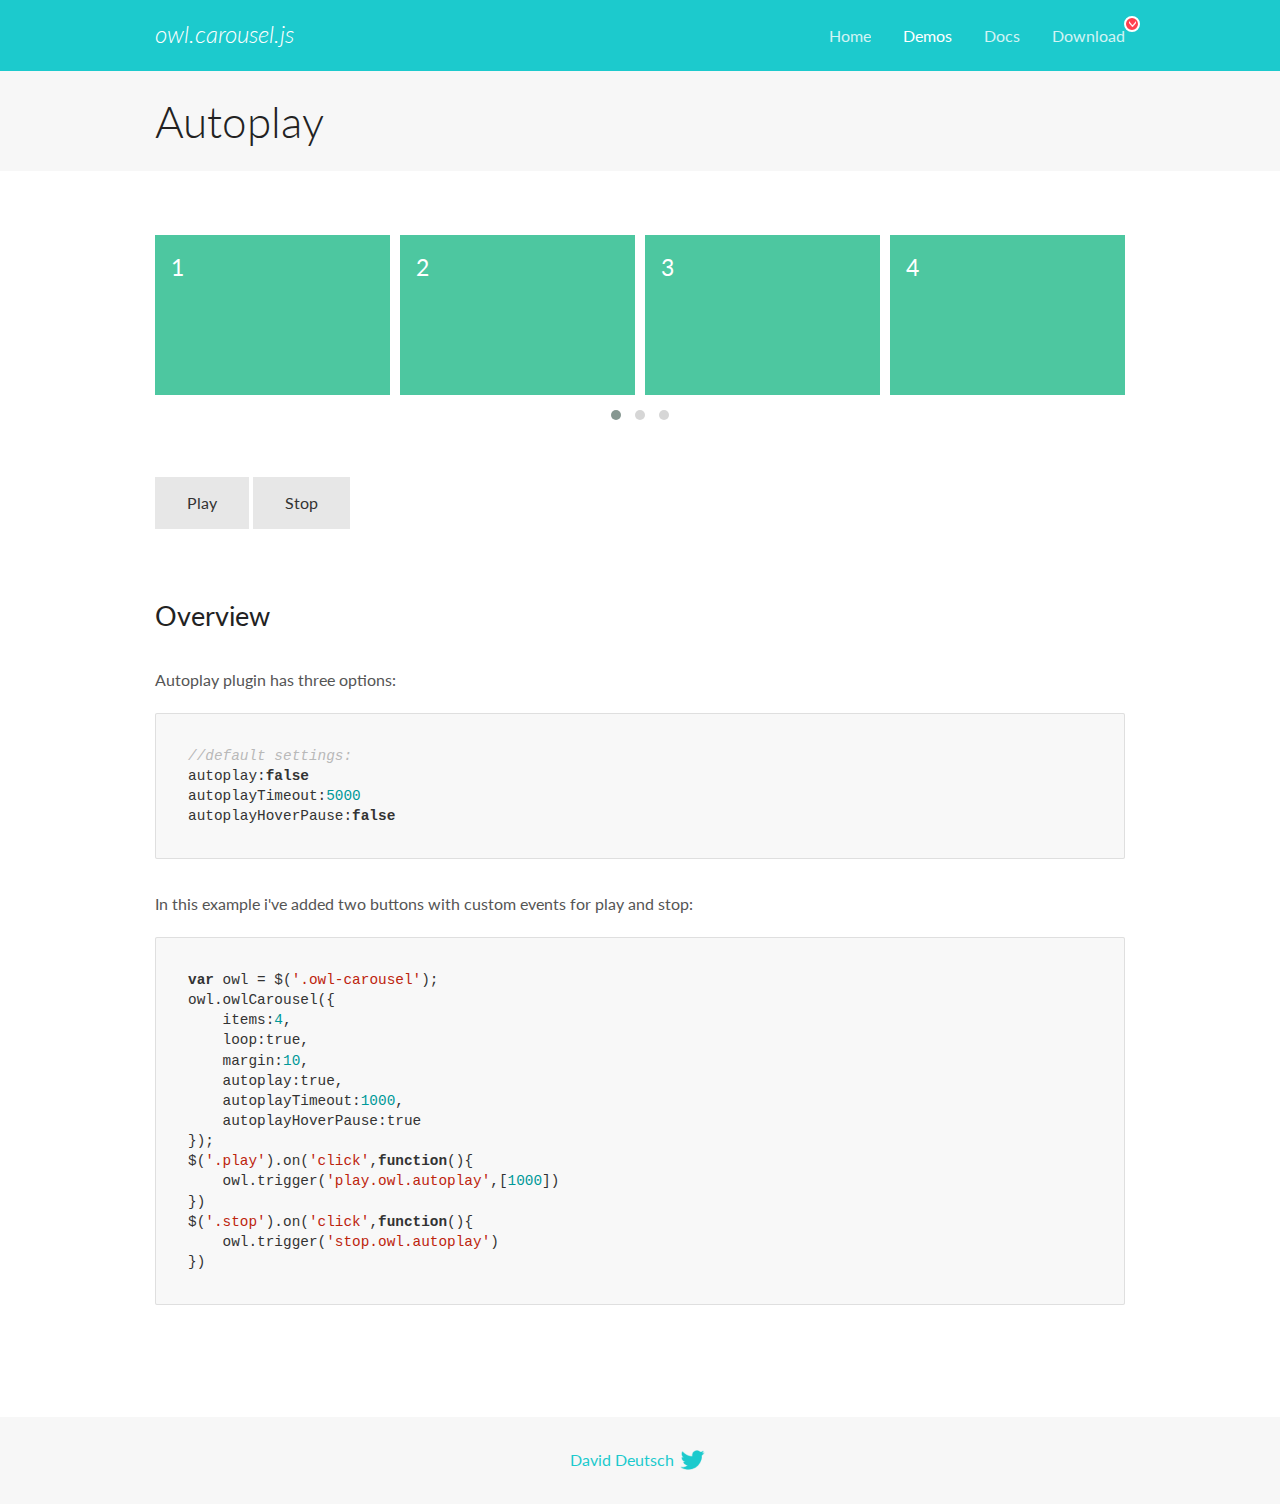
<file: OwlCarousel/docs/demos/autoplay.html>
<!DOCTYPE html>
<html lang="en">
  <head>

    <!-- head -->
    <meta charset="utf-8">
    <meta name="msapplication-tap-highlight" content="no" />
    <meta name="viewport" content="width=device-width, initial-scale=1.0" />
    <meta name="description" content="Autoplay usage demo">
    <meta name="author" content="David Deutsch">
    <title>
      Autoplay Demo | Owl Carousel | 2.3.4
    </title>

    <!-- Stylesheets -->
    <link href='https://fonts.googleapis.com/css?family=Lato:300,400,700,400italic,300italic' rel='stylesheet' type='text/css'>
    <link rel="stylesheet" href="../assets/css/docs.theme.min.css">

    <!-- Owl Stylesheets -->
    <link rel="stylesheet" href="../assets/owlcarousel/assets/owl.carousel.min.css">
    <link rel="stylesheet" href="../assets/owlcarousel/assets/owl.theme.default.min.css">

    <!-- HTML5 shim and Respond.js IE8 support of HTML5 elements and media queries -->

    <!--[if lt IE 9]>
      <script src="https://oss.maxcdn.com/libs/html5shiv/3.7.0/html5shiv.js"></script>
      <script src="https://oss.maxcdn.com/libs/respond.js/1.3.0/respond.min.js"></script>
    <![endif]-->

    <!-- Favicons -->
    <link rel="apple-touch-icon-precomposed" sizes="144x144" href="../assets/ico/apple-touch-icon-144-precomposed.png">
    <link rel="shortcut icon" href="../assets/ico/favicon.png">
    <link rel="shortcut icon" href="favicon.ico">

    <!-- Yeah i know js should not be in header. Its required for demos.-->

    <!-- javascript -->
    <script src="../assets/vendors/jquery.min.js"></script>
    <script src="../assets/owlcarousel/owl.carousel.js"></script>
  </head>
  <body>

    <!-- header -->
    <header class="header">
      <div class="row">
        <div class="large-12 columns">
          <div class="brand left">
            <h3>
              <a href="/OwlCarousel2/">owl.carousel.js</a> 
            </h3>
          </div>
          <a id="toggle-nav" class="right">
            <span></span> <span></span> <span></span> 
          </a> 
          <div class="nav-bar">
            <ul class="clearfix">
              <li> <a href="/OwlCarousel2/index.html">Home</a>  </li>
              <li class="active">
                <a href="/OwlCarousel2/demos/demos.html">Demos</a> 
              </li>
              <li> <a href="/OwlCarousel2/docs/started-welcome.html">Docs</a>  </li>
              <li>
                <a href="https://github.com/OwlCarousel2/OwlCarousel2/archive/2.3.4.zip">Download</a> 
                <span class="download"></span> 
              </li>
            </ul>
          </div>
        </div>
      </div>
    </header>

    <!-- title -->
    <section class="title">
      <div class="row">
        <div class="large-12 columns">
          <h1>Autoplay</h1>
        </div>
      </div>
    </section>

    <!--  Demos -->
    <section id="demos">
      <div class="row">
        <div class="large-12 columns">
          <div class="owl-carousel owl-theme">
            <div class="item">
              <h4>1</h4>
            </div>
            <div class="item">
              <h4>2</h4>
            </div>
            <div class="item">
              <h4>3</h4>
            </div>
            <div class="item">
              <h4>4</h4>
            </div>
            <div class="item">
              <h4>5</h4>
            </div>
            <div class="item">
              <h4>6</h4>
            </div>
            <div class="item">
              <h4>7</h4>
            </div>
            <div class="item">
              <h4>8</h4>
            </div>
            <div class="item">
              <h4>9</h4>
            </div>
            <div class="item">
              <h4>10</h4>
            </div>
            <div class="item">
              <h4>11</h4>
            </div>
            <div class="item">
              <h4>12</h4>
            </div>
          </div>
          <a class="button secondary play">Play</a> 
          <a class="button secondary stop">Stop</a> 
          <h3 id="overview">Overview</h3>
          <p>Autoplay plugin has three options:</p>
          <pre><code>//default settings:
autoplay:false
autoplayTimeout:5000
autoplayHoverPause:false</code></pre>
          <p>In this example i&#39;ve added two buttons with custom events for play and stop:</p>
          <pre><code>var owl = $(&#39;.owl-carousel&#39;);
owl.owlCarousel({
    items:4,
    loop:true,
    margin:10,
    autoplay:true,
    autoplayTimeout:1000,
    autoplayHoverPause:true
});
$(&#39;.play&#39;).on(&#39;click&#39;,function(){
    owl.trigger(&#39;play.owl.autoplay&#39;,[1000])
})
$(&#39;.stop&#39;).on(&#39;click&#39;,function(){
    owl.trigger(&#39;stop.owl.autoplay&#39;)
})</code></pre>
          <script>
            $(document).ready(function() {
              var owl = $('.owl-carousel');
              owl.owlCarousel({
                items: 4,
                loop: true,
                margin: 10,
                autoplay: true,
                autoplayTimeout: 1000,
                autoplayHoverPause: true
              });
              $('.play').on('click', function() {
                owl.trigger('play.owl.autoplay', [1000])
              })
              $('.stop').on('click', function() {
                owl.trigger('stop.owl.autoplay')
              })
            })
          </script>
        </div>
      </div>
    </section>

    <!-- footer -->
    <footer class="footer">
      <div class="row">
        <div class="large-12 columns">
          <h5>
            <a href="/OwlCarousel2/docs/support-contact.html">David Deutsch</a> 
            <a id="custom-tweet-button" href="https://twitter.com/share?url=https://github.com/OwlCarousel2/OwlCarousel2&text=Owl Carousel - This is so awesome! " target="_blank"></a> 
          </h5>
        </div>
      </div>
    </footer>

    <!-- vendors -->
    <script src="../assets/vendors/highlight.js"></script>
    <script src="../assets/js/app.js"></script>
  </body>
</html>
</file>
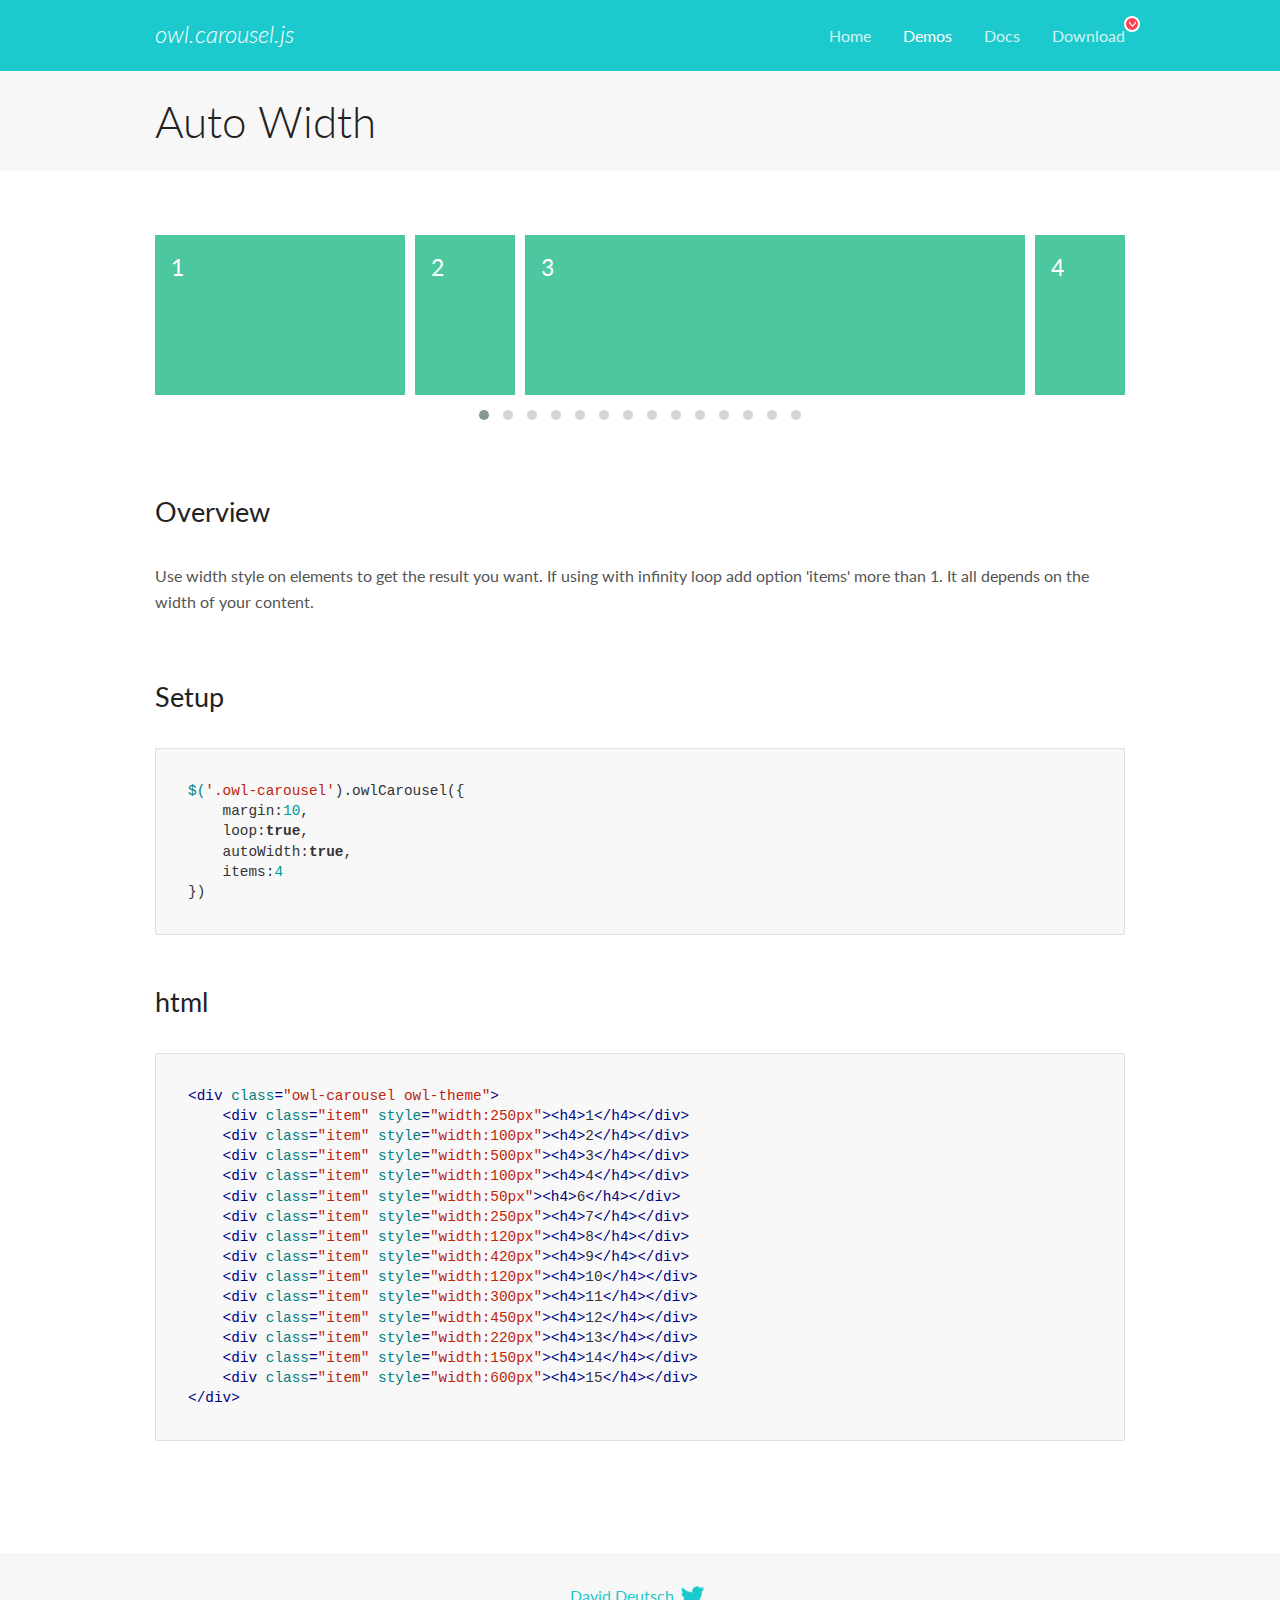
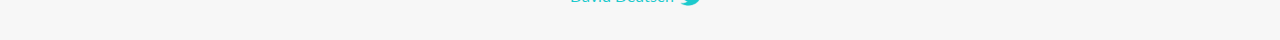
<file: OwlCarousel/docs/demos/autowidth.html>
<!DOCTYPE html>
<html lang="en">
  <head>

    <!-- head -->
    <meta charset="utf-8">
    <meta name="msapplication-tap-highlight" content="no" />
    <meta name="viewport" content="width=device-width, initial-scale=1.0" />
    <meta name="description" content="Auto Width">
    <meta name="author" content="David Deutsch">
    <title>
      Auto Width Demo | Owl Carousel | 2.3.4
    </title>

    <!-- Stylesheets -->
    <link href='https://fonts.googleapis.com/css?family=Lato:300,400,700,400italic,300italic' rel='stylesheet' type='text/css'>
    <link rel="stylesheet" href="../assets/css/docs.theme.min.css">

    <!-- Owl Stylesheets -->
    <link rel="stylesheet" href="../assets/owlcarousel/assets/owl.carousel.min.css">
    <link rel="stylesheet" href="../assets/owlcarousel/assets/owl.theme.default.min.css">

    <!-- HTML5 shim and Respond.js IE8 support of HTML5 elements and media queries -->

    <!--[if lt IE 9]>
      <script src="https://oss.maxcdn.com/libs/html5shiv/3.7.0/html5shiv.js"></script>
      <script src="https://oss.maxcdn.com/libs/respond.js/1.3.0/respond.min.js"></script>
    <![endif]-->

    <!-- Favicons -->
    <link rel="apple-touch-icon-precomposed" sizes="144x144" href="../assets/ico/apple-touch-icon-144-precomposed.png">
    <link rel="shortcut icon" href="../assets/ico/favicon.png">
    <link rel="shortcut icon" href="favicon.ico">

    <!-- Yeah i know js should not be in header. Its required for demos.-->

    <!-- javascript -->
    <script src="../assets/vendors/jquery.min.js"></script>
    <script src="../assets/owlcarousel/owl.carousel.js"></script>
  </head>
  <body>

    <!-- header -->
    <header class="header">
      <div class="row">
        <div class="large-12 columns">
          <div class="brand left">
            <h3>
              <a href="/OwlCarousel2/">owl.carousel.js</a> 
            </h3>
          </div>
          <a id="toggle-nav" class="right">
            <span></span> <span></span> <span></span> 
          </a> 
          <div class="nav-bar">
            <ul class="clearfix">
              <li> <a href="/OwlCarousel2/index.html">Home</a>  </li>
              <li class="active">
                <a href="/OwlCarousel2/demos/demos.html">Demos</a> 
              </li>
              <li> <a href="/OwlCarousel2/docs/started-welcome.html">Docs</a>  </li>
              <li>
                <a href="https://github.com/OwlCarousel2/OwlCarousel2/archive/2.3.4.zip">Download</a> 
                <span class="download"></span> 
              </li>
            </ul>
          </div>
        </div>
      </div>
    </header>

    <!-- title -->
    <section class="title">
      <div class="row">
        <div class="large-12 columns">
          <h1>Auto Width</h1>
        </div>
      </div>
    </section>

    <!--  Demos -->
    <section id="demos">
      <div class="row">
        <div class="large-12 columns">
          <div class="owl-carousel owl-theme">
            <div class="item" style="width:250px">
              <h4>1</h4>
            </div>
            <div class="item" style="width:100px">
              <h4>2</h4>
            </div>
            <div class="item" style="width:500px">
              <h4>3</h4>
            </div>
            <div class="item" style="width:100px">
              <h4>4</h4>
            </div>
            <div class="item" style="width:50px">
              <h4>6</h4>
            </div>
            <div class="item" style="width:250px">
              <h4>7</h4>
            </div>
            <div class="item" style="width:120px">
              <h4>8</h4>
            </div>
            <div class="item" style="width:420px">
              <h4>9</h4>
            </div>
            <div class="item" style="width:120px">
              <h4>10</h4>
            </div>
            <div class="item" style="width:300px">
              <h4>11</h4>
            </div>
            <div class="item" style="width:450px">
              <h4>12</h4>
            </div>
            <div class="item" style="width:220px">
              <h4>13</h4>
            </div>
            <div class="item" style="width:150px">
              <h4>14</h4>
            </div>
            <div class="item" style="width:600px">
              <h4>15</h4>
            </div>
          </div>
          <h3 id="overview">Overview</h3>
          <p>Use width style on elements to get the result you want. If using with infinity loop add option &#39;items&#39; more than 1. It all depends on the width of your content.</p>
          <h3 id="setup">Setup</h3>
          <pre><code>$(&#39;.owl-carousel&#39;).owlCarousel({
    margin:10,
    loop:true,
    autoWidth:true,
    items:4
})</code></pre>
          <h3 id="html">html</h3>
          <pre><code>&lt;div class=&quot;owl-carousel owl-theme&quot;&gt;
    &lt;div class=&quot;item&quot; style=&quot;width:250px&quot;&gt;&lt;h4&gt;1&lt;/h4&gt;&lt;/div&gt;
    &lt;div class=&quot;item&quot; style=&quot;width:100px&quot;&gt;&lt;h4&gt;2&lt;/h4&gt;&lt;/div&gt;
    &lt;div class=&quot;item&quot; style=&quot;width:500px&quot;&gt;&lt;h4&gt;3&lt;/h4&gt;&lt;/div&gt;
    &lt;div class=&quot;item&quot; style=&quot;width:100px&quot;&gt;&lt;h4&gt;4&lt;/h4&gt;&lt;/div&gt;
    &lt;div class=&quot;item&quot; style=&quot;width:50px&quot;&gt;&lt;h4&gt;6&lt;/h4&gt;&lt;/div&gt;
    &lt;div class=&quot;item&quot; style=&quot;width:250px&quot;&gt;&lt;h4&gt;7&lt;/h4&gt;&lt;/div&gt;
    &lt;div class=&quot;item&quot; style=&quot;width:120px&quot;&gt;&lt;h4&gt;8&lt;/h4&gt;&lt;/div&gt;
    &lt;div class=&quot;item&quot; style=&quot;width:420px&quot;&gt;&lt;h4&gt;9&lt;/h4&gt;&lt;/div&gt;
    &lt;div class=&quot;item&quot; style=&quot;width:120px&quot;&gt;&lt;h4&gt;10&lt;/h4&gt;&lt;/div&gt;
    &lt;div class=&quot;item&quot; style=&quot;width:300px&quot;&gt;&lt;h4&gt;11&lt;/h4&gt;&lt;/div&gt;
    &lt;div class=&quot;item&quot; style=&quot;width:450px&quot;&gt;&lt;h4&gt;12&lt;/h4&gt;&lt;/div&gt;
    &lt;div class=&quot;item&quot; style=&quot;width:220px&quot;&gt;&lt;h4&gt;13&lt;/h4&gt;&lt;/div&gt;
    &lt;div class=&quot;item&quot; style=&quot;width:150px&quot;&gt;&lt;h4&gt;14&lt;/h4&gt;&lt;/div&gt;
    &lt;div class=&quot;item&quot; style=&quot;width:600px&quot;&gt;&lt;h4&gt;15&lt;/h4&gt;&lt;/div&gt;
&lt;/div&gt;</code></pre>
          <script>
            $(document).ready(function() {
              $('.owl-carousel').owlCarousel({
                margin: 10,
                loop: true,
                autoWidth: true,
                items: 4
              })
            })
          </script>
        </div>
      </div>
    </section>

    <!-- footer -->
    <footer class="footer">
      <div class="row">
        <div class="large-12 columns">
          <h5>
            <a href="/OwlCarousel2/docs/support-contact.html">David Deutsch</a> 
            <a id="custom-tweet-button" href="https://twitter.com/share?url=https://github.com/OwlCarousel2/OwlCarousel2&text=Owl Carousel - This is so awesome! " target="_blank"></a> 
          </h5>
        </div>
      </div>
    </footer>

    <!-- vendors -->
    <script src="../assets/vendors/highlight.js"></script>
    <script src="../assets/js/app.js"></script>
  </body>
</html>
</file>
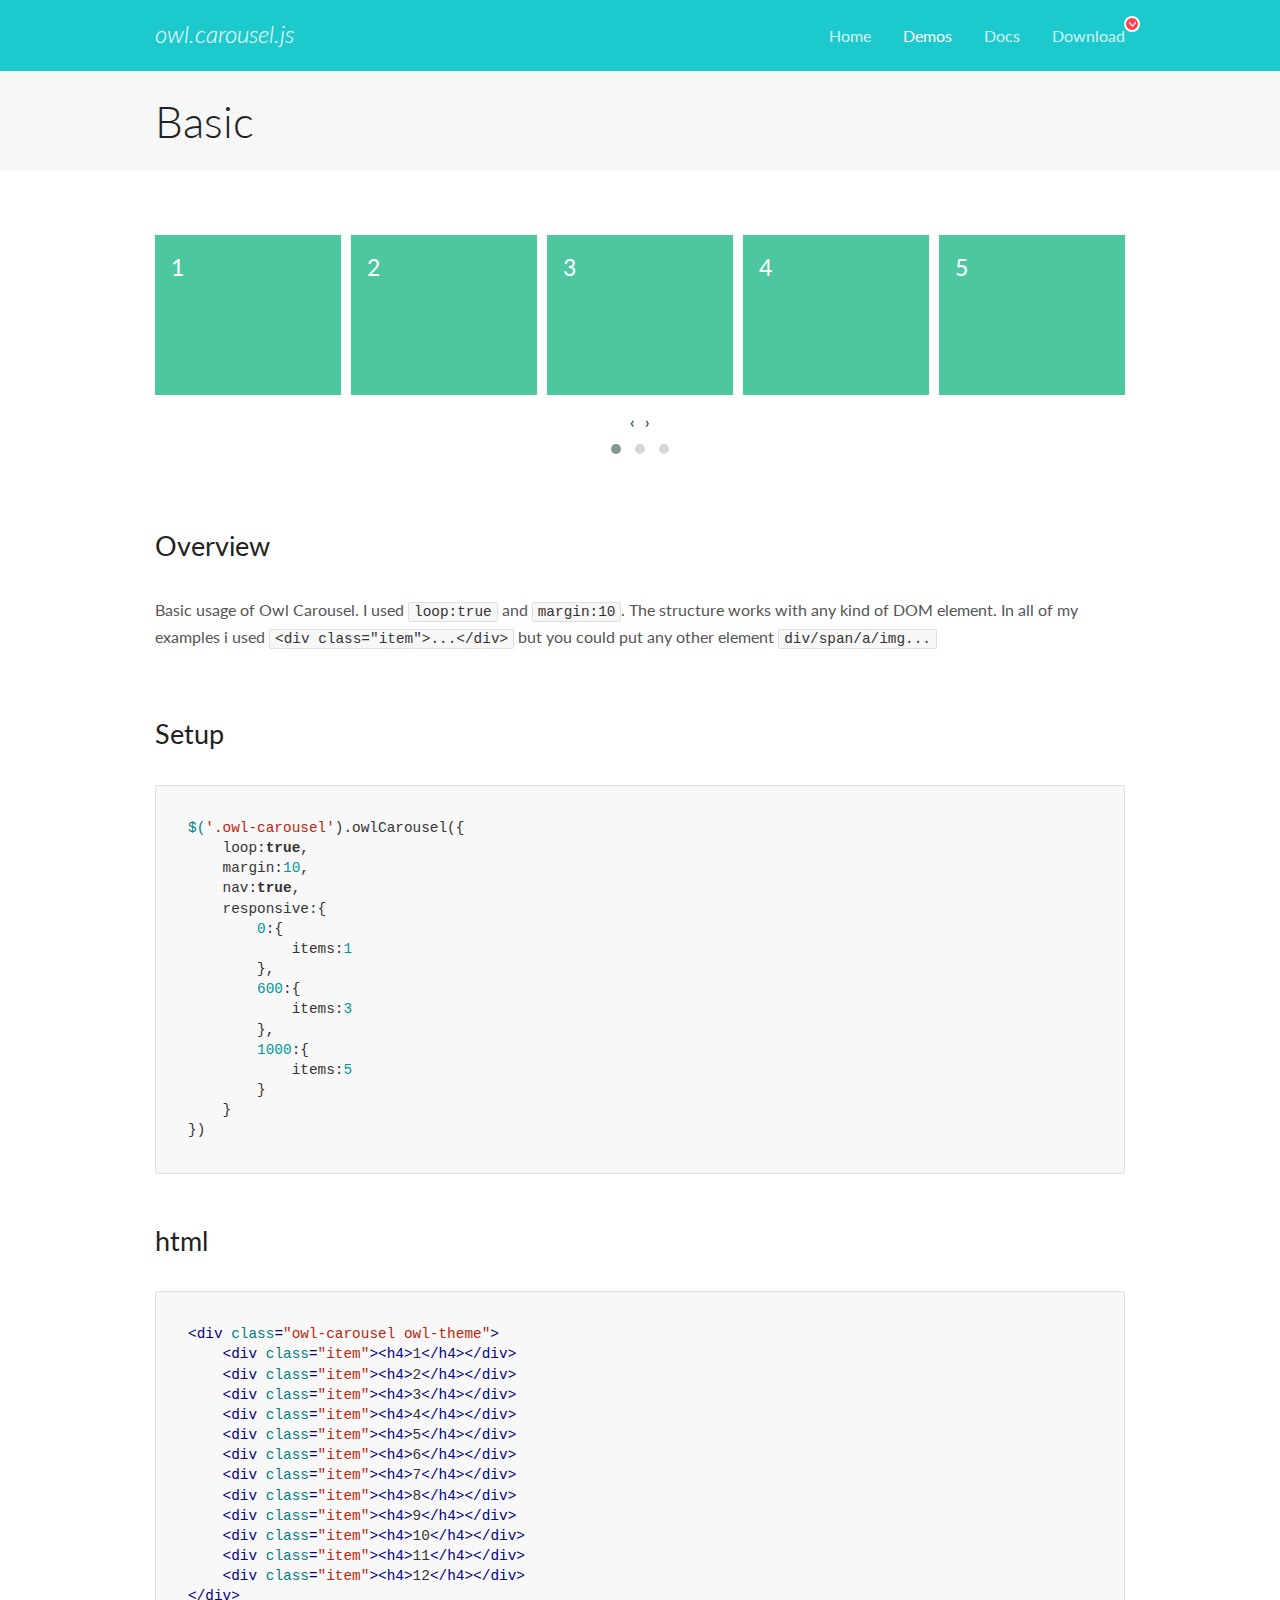
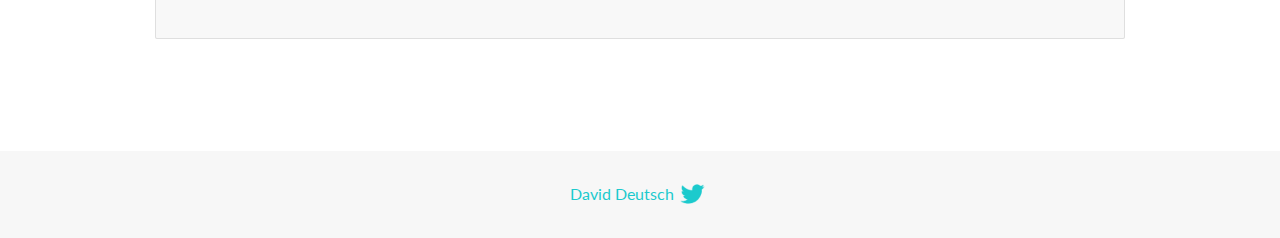
<file: OwlCarousel/docs/demos/basic.html>
<!DOCTYPE html>
<html lang="en">
  <head>

    <!-- head -->
    <meta charset="utf-8">
    <meta name="msapplication-tap-highlight" content="no" />
    <meta name="viewport" content="width=device-width, initial-scale=1.0" />
    <meta name="description" content="Basic usage demo">
    <meta name="author" content="David Deutsch">
    <title>
      Basic Demo | Owl Carousel | 2.3.4
    </title>

    <!-- Stylesheets -->
    <link href='https://fonts.googleapis.com/css?family=Lato:300,400,700,400italic,300italic' rel='stylesheet' type='text/css'>
    <link rel="stylesheet" href="../assets/css/docs.theme.min.css">

    <!-- Owl Stylesheets -->
    <link rel="stylesheet" href="../assets/owlcarousel/assets/owl.carousel.min.css">
    <link rel="stylesheet" href="../assets/owlcarousel/assets/owl.theme.default.min.css">

    <!-- HTML5 shim and Respond.js IE8 support of HTML5 elements and media queries -->

    <!--[if lt IE 9]>
      <script src="https://oss.maxcdn.com/libs/html5shiv/3.7.0/html5shiv.js"></script>
      <script src="https://oss.maxcdn.com/libs/respond.js/1.3.0/respond.min.js"></script>
    <![endif]-->

    <!-- Favicons -->
    <link rel="apple-touch-icon-precomposed" sizes="144x144" href="../assets/ico/apple-touch-icon-144-precomposed.png">
    <link rel="shortcut icon" href="../assets/ico/favicon.png">
    <link rel="shortcut icon" href="favicon.ico">

    <!-- Yeah i know js should not be in header. Its required for demos.-->

    <!-- javascript -->
    <script src="../assets/vendors/jquery.min.js"></script>
    <script src="../assets/owlcarousel/owl.carousel.js"></script>
  </head>
  <body>

    <!-- header -->
    <header class="header">
      <div class="row">
        <div class="large-12 columns">
          <div class="brand left">
            <h3>
              <a href="/OwlCarousel2/">owl.carousel.js</a> 
            </h3>
          </div>
          <a id="toggle-nav" class="right">
            <span></span> <span></span> <span></span> 
          </a> 
          <div class="nav-bar">
            <ul class="clearfix">
              <li> <a href="/OwlCarousel2/index.html">Home</a>  </li>
              <li class="active">
                <a href="/OwlCarousel2/demos/demos.html">Demos</a> 
              </li>
              <li> <a href="/OwlCarousel2/docs/started-welcome.html">Docs</a>  </li>
              <li>
                <a href="https://github.com/OwlCarousel2/OwlCarousel2/archive/2.3.4.zip">Download</a> 
                <span class="download"></span> 
              </li>
            </ul>
          </div>
        </div>
      </div>
    </header>

    <!-- title -->
    <section class="title">
      <div class="row">
        <div class="large-12 columns">
          <h1>Basic</h1>
        </div>
      </div>
    </section>

    <!--  Demos -->
    <section id="demos">
      <div class="row">
        <div class="large-12 columns">
          <div class="owl-carousel owl-theme">
            <div class="item">
              <h4>1</h4>
            </div>
            <div class="item">
              <h4>2</h4>
            </div>
            <div class="item">
              <h4>3</h4>
            </div>
            <div class="item">
              <h4>4</h4>
            </div>
            <div class="item">
              <h4>5</h4>
            </div>
            <div class="item">
              <h4>6</h4>
            </div>
            <div class="item">
              <h4>7</h4>
            </div>
            <div class="item">
              <h4>8</h4>
            </div>
            <div class="item">
              <h4>9</h4>
            </div>
            <div class="item">
              <h4>10</h4>
            </div>
            <div class="item">
              <h4>11</h4>
            </div>
            <div class="item">
              <h4>12</h4>
            </div>
          </div>
          <h3 id="overview">Overview</h3>
          <p>Basic usage of Owl Carousel. I used <code>loop:true</code> and <code>margin:10</code>. The structure works with any kind of DOM element. In all of my examples i used <code>&lt;div class=&quot;item&quot;&gt;...&lt;/div&gt;</code> but you could
            put any other element <code>div/span/a/img...</code></p>
          <h3 id="setup">Setup</h3>
          <pre><code>$(&#39;.owl-carousel&#39;).owlCarousel({
    loop:true,
    margin:10,
    nav:true,
    responsive:{
        0:{
            items:1
        },
        600:{
            items:3
        },
        1000:{
            items:5
        }
    }
})</code></pre>
          <h3 id="html">html</h3>
          <pre><code>&lt;div class=&quot;owl-carousel owl-theme&quot;&gt;
    &lt;div class=&quot;item&quot;&gt;&lt;h4&gt;1&lt;/h4&gt;&lt;/div&gt;
    &lt;div class=&quot;item&quot;&gt;&lt;h4&gt;2&lt;/h4&gt;&lt;/div&gt;
    &lt;div class=&quot;item&quot;&gt;&lt;h4&gt;3&lt;/h4&gt;&lt;/div&gt;
    &lt;div class=&quot;item&quot;&gt;&lt;h4&gt;4&lt;/h4&gt;&lt;/div&gt;
    &lt;div class=&quot;item&quot;&gt;&lt;h4&gt;5&lt;/h4&gt;&lt;/div&gt;
    &lt;div class=&quot;item&quot;&gt;&lt;h4&gt;6&lt;/h4&gt;&lt;/div&gt;
    &lt;div class=&quot;item&quot;&gt;&lt;h4&gt;7&lt;/h4&gt;&lt;/div&gt;
    &lt;div class=&quot;item&quot;&gt;&lt;h4&gt;8&lt;/h4&gt;&lt;/div&gt;
    &lt;div class=&quot;item&quot;&gt;&lt;h4&gt;9&lt;/h4&gt;&lt;/div&gt;
    &lt;div class=&quot;item&quot;&gt;&lt;h4&gt;10&lt;/h4&gt;&lt;/div&gt;
    &lt;div class=&quot;item&quot;&gt;&lt;h4&gt;11&lt;/h4&gt;&lt;/div&gt;
    &lt;div class=&quot;item&quot;&gt;&lt;h4&gt;12&lt;/h4&gt;&lt;/div&gt;
&lt;/div&gt;</code></pre>
          <script>
            $(document).ready(function() {
              var owl = $('.owl-carousel');
              owl.owlCarousel({
                margin: 10,
                nav: true,
                loop: true,
                responsive: {
                  0: {
                    items: 1
                  },
                  600: {
                    items: 3
                  },
                  1000: {
                    items: 5
                  }
                }
              })
            })
          </script>
        </div>
      </div>
    </section>

    <!-- footer -->
    <footer class="footer">
      <div class="row">
        <div class="large-12 columns">
          <h5>
            <a href="/OwlCarousel2/docs/support-contact.html">David Deutsch</a> 
            <a id="custom-tweet-button" href="https://twitter.com/share?url=https://github.com/OwlCarousel2/OwlCarousel2&text=Owl Carousel - This is so awesome! " target="_blank"></a> 
          </h5>
        </div>
      </div>
    </footer>

    <!-- vendors -->
    <script src="../assets/vendors/highlight.js"></script>
    <script src="../assets/js/app.js"></script>
  </body>
</html>
</file>
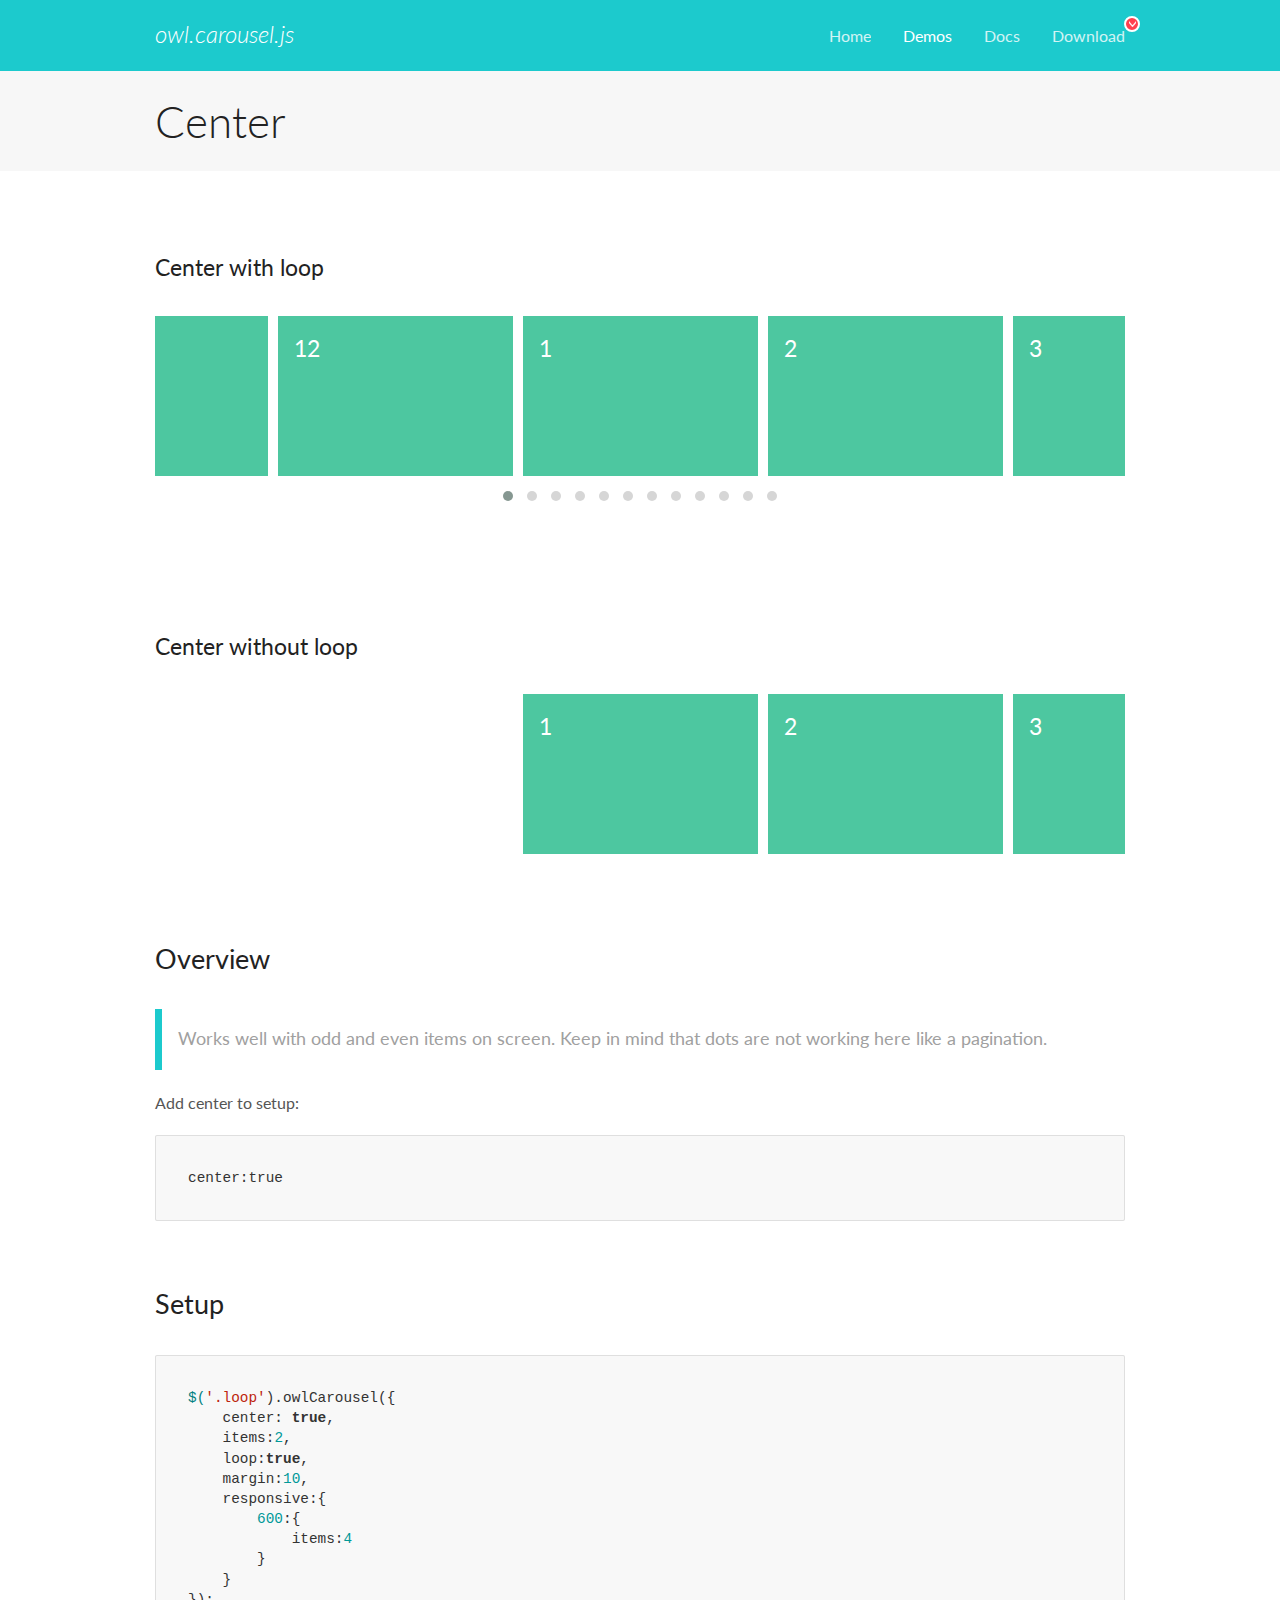
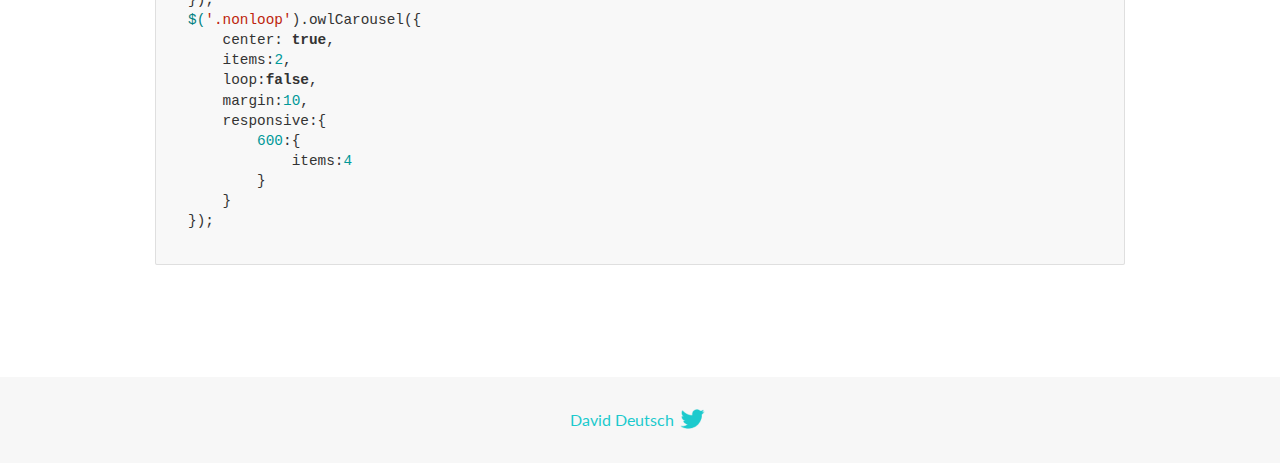
<file: OwlCarousel/docs/demos/center.html>
<!DOCTYPE html>
<html lang="en">
  <head>

    <!-- head -->
    <meta charset="utf-8">
    <meta name="msapplication-tap-highlight" content="no" />
    <meta name="viewport" content="width=device-width, initial-scale=1.0" />
    <meta name="description" content="Center carousel">
    <meta name="author" content="David Deutsch">
    <title>
      Center Demo | Owl Carousel | 2.3.4
    </title>

    <!-- Stylesheets -->
    <link href='https://fonts.googleapis.com/css?family=Lato:300,400,700,400italic,300italic' rel='stylesheet' type='text/css'>
    <link rel="stylesheet" href="../assets/css/docs.theme.min.css">

    <!-- Owl Stylesheets -->
    <link rel="stylesheet" href="../assets/owlcarousel/assets/owl.carousel.min.css">
    <link rel="stylesheet" href="../assets/owlcarousel/assets/owl.theme.default.min.css">

    <!-- HTML5 shim and Respond.js IE8 support of HTML5 elements and media queries -->

    <!--[if lt IE 9]>
      <script src="https://oss.maxcdn.com/libs/html5shiv/3.7.0/html5shiv.js"></script>
      <script src="https://oss.maxcdn.com/libs/respond.js/1.3.0/respond.min.js"></script>
    <![endif]-->

    <!-- Favicons -->
    <link rel="apple-touch-icon-precomposed" sizes="144x144" href="../assets/ico/apple-touch-icon-144-precomposed.png">
    <link rel="shortcut icon" href="../assets/ico/favicon.png">
    <link rel="shortcut icon" href="favicon.ico">

    <!-- Yeah i know js should not be in header. Its required for demos.-->

    <!-- javascript -->
    <script src="../assets/vendors/jquery.min.js"></script>
    <script src="../assets/owlcarousel/owl.carousel.js"></script>
  </head>
  <body>

    <!-- header -->
    <header class="header">
      <div class="row">
        <div class="large-12 columns">
          <div class="brand left">
            <h3>
              <a href="/OwlCarousel2/">owl.carousel.js</a> 
            </h3>
          </div>
          <a id="toggle-nav" class="right">
            <span></span> <span></span> <span></span> 
          </a> 
          <div class="nav-bar">
            <ul class="clearfix">
              <li> <a href="/OwlCarousel2/index.html">Home</a>  </li>
              <li class="active">
                <a href="/OwlCarousel2/demos/demos.html">Demos</a> 
              </li>
              <li> <a href="/OwlCarousel2/docs/started-welcome.html">Docs</a>  </li>
              <li>
                <a href="https://github.com/OwlCarousel2/OwlCarousel2/archive/2.3.4.zip">Download</a> 
                <span class="download"></span> 
              </li>
            </ul>
          </div>
        </div>
      </div>
    </header>

    <!-- title -->
    <section class="title">
      <div class="row">
        <div class="large-12 columns">
          <h1>Center</h1>
        </div>
      </div>
    </section>

    <!--  Demos -->
    <section id="demos">
      <div class="row">
        <div class="large-12 columns">
          <h4 id="center-with-loop">Center with loop</h4>
          <div class="loop owl-carousel owl-theme">
            <div class="item">
              <h4>1</h4>
            </div>
            <div class="item">
              <h4>2</h4>
            </div>
            <div class="item">
              <h4>3</h4>
            </div>
            <div class="item">
              <h4>4</h4>
            </div>
            <div class="item">
              <h4>5</h4>
            </div>
            <div class="item">
              <h4>6</h4>
            </div>
            <div class="item">
              <h4>7</h4>
            </div>
            <div class="item">
              <h4>8</h4>
            </div>
            <div class="item">
              <h4>9</h4>
            </div>
            <div class="item">
              <h4>10</h4>
            </div>
            <div class="item">
              <h4>11</h4>
            </div>
            <div class="item">
              <h4>12</h4>
            </div>
          </div>
          <br>
          <h4 id="center-without-loop">Center without loop</h4>
          <div class="nonloop owl-carousel">
            <div class="item">
              <h4>1</h4>
            </div>
            <div class="item">
              <h4>2</h4>
            </div>
            <div class="item">
              <h4>3</h4>
            </div>
            <div class="item">
              <h4>4</h4>
            </div>
            <div class="item">
              <h4>5</h4>
            </div>
            <div class="item">
              <h4>6</h4>
            </div>
            <div class="item">
              <h4>7</h4>
            </div>
            <div class="item">
              <h4>8</h4>
            </div>
            <div class="item">
              <h4>9</h4>
            </div>
            <div class="item">
              <h4>10</h4>
            </div>
            <div class="item">
              <h4>11</h4>
            </div>
            <div class="item">
              <h4>12</h4>
            </div>
          </div>
          <h3 id="overview">Overview</h3>
          <blockquote>
            <p>Works well with odd and even items on screen. Keep in mind that dots are not working here like a pagination.</p>
          </blockquote>
          <p>Add center to setup:</p>
          <pre><code>center:true</code></pre>
          <h3 id="setup">Setup</h3>
          <pre><code>$(&#39;.loop&#39;).owlCarousel({
    center: true,
    items:2,
    loop:true,
    margin:10,
    responsive:{
        600:{
            items:4
        }
    }
});
$(&#39;.nonloop&#39;).owlCarousel({
    center: true,
    items:2,
    loop:false,
    margin:10,
    responsive:{
        600:{
            items:4
        }
    }
});</code></pre>
          <script>
            jQuery(document).ready(function($) {
              $('.loop').owlCarousel({
                center: true,
                items: 2,
                loop: true,
                margin: 10,
                responsive: {
                  600: {
                    items: 4
                  }
                }
              });
              $('.nonloop').owlCarousel({
                center: true,
                items: 2,
                loop: false,
                margin: 10,
                responsive: {
                  600: {
                    items: 4
                  }
                }
              });
            });
          </script>
        </div>
      </div>
    </section>

    <!-- footer -->
    <footer class="footer">
      <div class="row">
        <div class="large-12 columns">
          <h5>
            <a href="/OwlCarousel2/docs/support-contact.html">David Deutsch</a> 
            <a id="custom-tweet-button" href="https://twitter.com/share?url=https://github.com/OwlCarousel2/OwlCarousel2&text=Owl Carousel - This is so awesome! " target="_blank"></a> 
          </h5>
        </div>
      </div>
    </footer>

    <!-- vendors -->
    <script src="../assets/vendors/highlight.js"></script>
    <script src="../assets/js/app.js"></script>
  </body>
</html>
</file>
